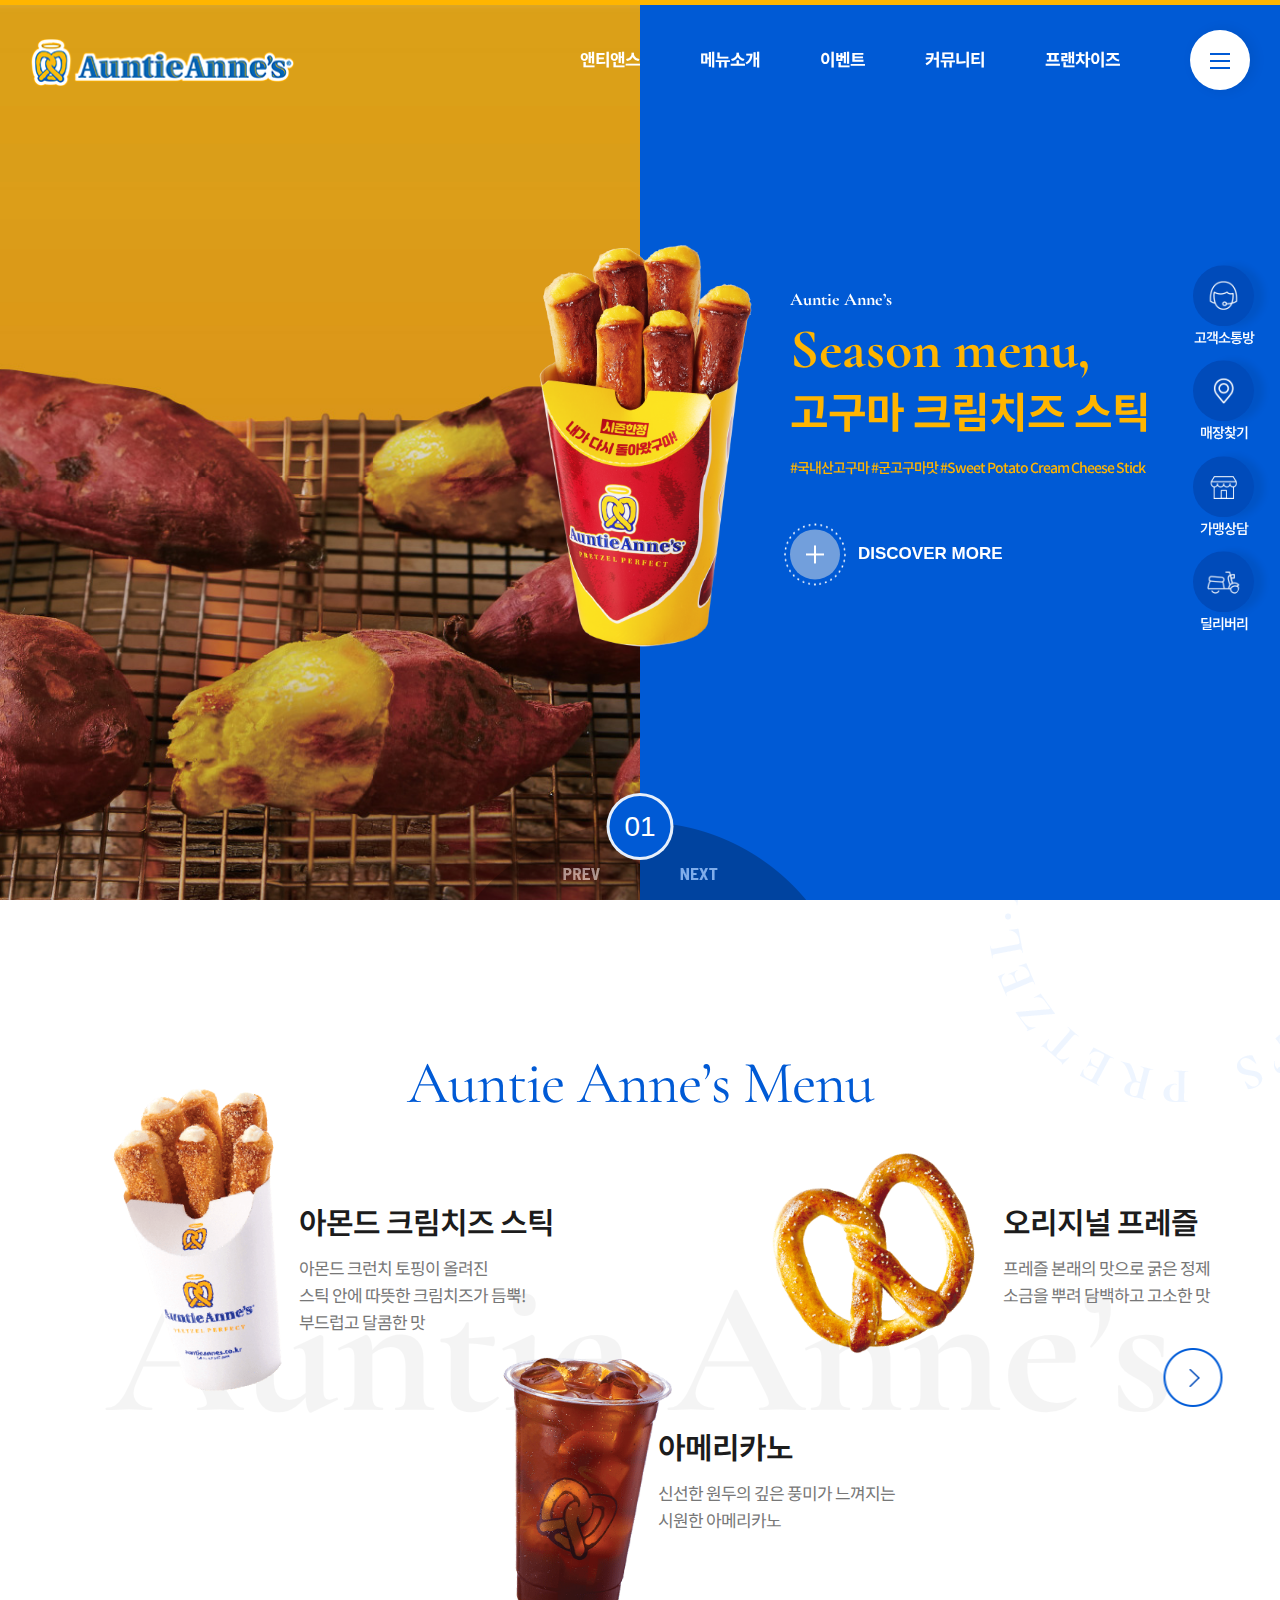
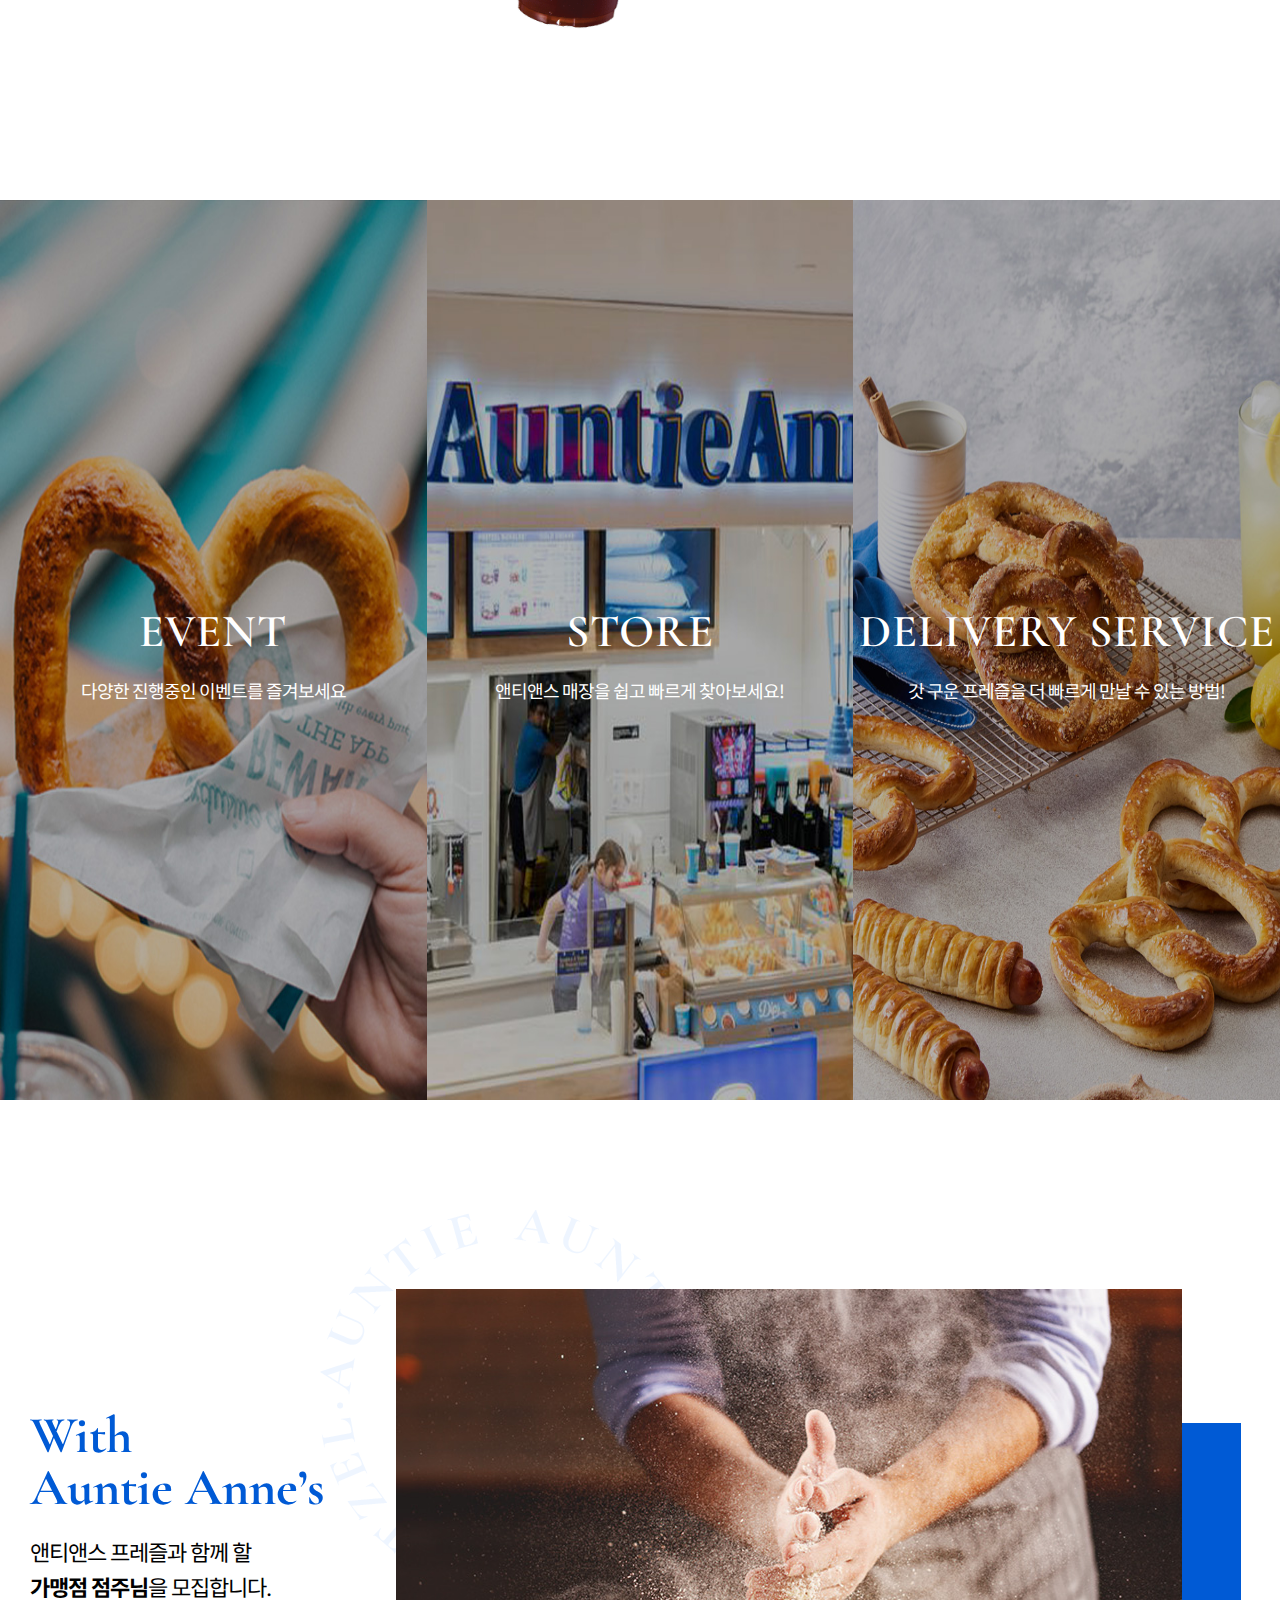
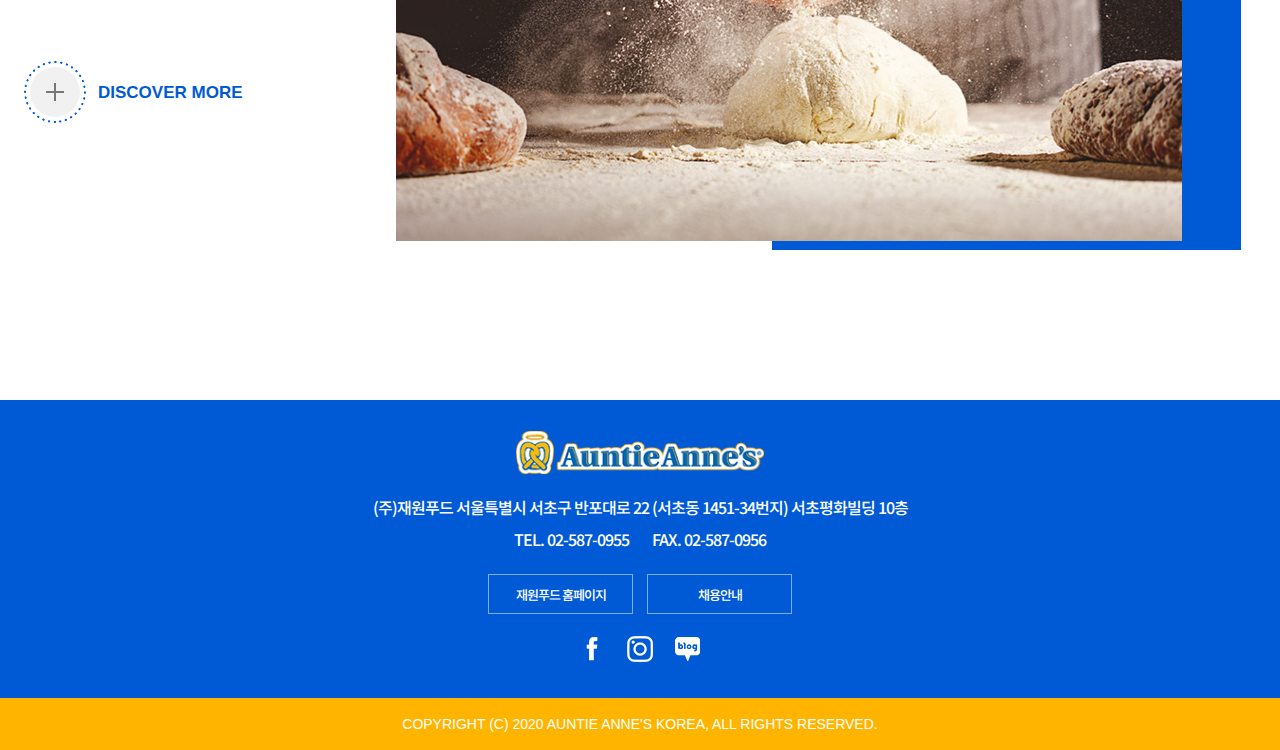
<file: index.html>
<!DOCTYPE html>
<html lang="en">
<head>
  <meta charset="UTF-8">
  <meta name="viewport" content="width=device-width, initial-scale=1.0">
  <title>앤티앤스 프레즐</title>

  <link rel="preconnect" href="https://fonts.gstatic.com">
  <link href="https://fonts.googleapis.com/css2?family=Noto+Sans+KR:wght@400;500;700&display=swap" rel="stylesheet">
  <link href="https://fonts.googleapis.com/css2?family=Cormorant+Garamond:wght@700&display=swap" rel="stylesheet">
  <link href="https://fonts.googleapis.com/css2?family=Barlow+Semi+Condensed:wght@500;700&display=swap" rel="stylesheet">

  <link rel="stylesheet" href="css/common.css" type="text/css">
  <link rel="stylesheet" href="css/index.css" type="text/css">

  <link rel="icon" type="image/png" sizes="16x16" href="favicon_32x32.png">
</head>


<body>

  <header class="none-bg">
    <div class="header-inner">
      <h1 class="main-logo"><a href="index.html"><img src="img/logo.png" alt="앤티앤스 프레즐"></a></h1>
      <nav class="gnb-container">
        <ul class="gnb-wrap">
          <li class="gnb-item"><a href="about.html">앤티앤스</a>
            <div class="gnb-hover-line"></div></li>
          <li class="gnb-item"><a href="#">메뉴소개</a>
            <div class="gnb-hover-line"></div>
            <ul class="gnb-submenu-wrap">
              <li class="gnb-submenu-item"><a href="#">NEW!</a></li>
              <li class="gnb-submenu-item"><a href="#">ALL</a></li>
              <li class="gnb-submenu-item"><a href="#">클래식 프레즐</a></li>
              <li class="gnb-submenu-item"><a href="#">스틱 프레즐</a></li>
              <li class="gnb-submenu-item"><a href="#">핫도그 프레즐</a></li>
              <li class="gnb-submenu-item"><a href="#">딥</a></li>
              <li class="gnb-submenu-item"><a href="#">에이드</a></li>
              <li class="gnb-submenu-item"><a href="#">커피</a></li>
            </ul>
          </li>
          <li class="gnb-item"><a href="#">이벤트</a>
            <div class="gnb-hover-line"></div>
            <ul class="gnb-submenu-wrap">
              <li class="gnb-submenu-item"><a href="#">진행중인 이벤트</a></li>
              <li class="gnb-submenu-item"><a href="#">종료된 이벤트</a></li>
              <li class="gnb-submenu-item"><a href="#">당첨자 발표</a></li>
            </ul>
          </li>
          <li class="gnb-item"><a href="#">커뮤니티</a>
            <div class="gnb-hover-line"></div>
            <ul class="gnb-submenu-wrap">
              <li class="gnb-submenu-item"><a href="#">공지사항</a></li>
              <li class="gnb-submenu-item"><a href="#">고객의 소리</a></li>
              <li class="gnb-submenu-item"><a href="#">문의 답변 확인</a></li>
              <li class="gnb-submenu-item"><a href="#">자주하는 질문</a></li>
              <li class="gnb-submenu-item"><a href="#">제휴/제안</a></li>
            </ul>
          </li>
          <li class="gnb-item"><a href="#">프랜차이즈</a>
            <div class="gnb-hover-line"></div>
            <ul class="gnb-submenu-wrap">
              <li class="gnb-submenu-item"><a href="#">개설조건 및 절차</a></li>
              <li class="gnb-submenu-item"><a href="#">개설 비용 및 안내</a></li>
              <li class="gnb-submenu-item"><a href="#">가맹관련 FAQ</a></li>
              <li class="gnb-submenu-item"><a href="#">가맹 상담 신청</a></li>
            </ul>
          </li>
        </ul>
      </nav>
    </div>
  </header>
  <div class="hamburger-wrap">
    <div class="ham-line-wrap">
    <div class="ham-line ham-line01"></div>
    <div class="ham-line ham-line02-a"></div>
    <div class="ham-line ham-line02-b"></div>
    <div class="ham-line ham-line03"></div>
    </div>
    </div>
  <div class="whole-menu-container">
    <div class="whole-menu-mobile-logo"><img src="img/logo.png" alt="앤티앤스 프레즐"></div>
    <div class="whole-menu-box-wrap">
      <div class="whole-menu-box">
        <ul class="whole-menu-list">
          <p class="whole-menu-title">
            <a href="#">Auntie Anne's<span class="title-hover-line"></span></a>
          </p>
            <div class="whole-menu-item-wrap">
              <li class="whole-menu-item"><a href="about.html#auntie-story">앤티앤스 스토리</a></li>
              <li class="whole-menu-item"><a href="about.html#identity">아이덴티티</a></li>
              <li class="whole-menu-item"><a href="about.html#auntie-history">히스토리</a></li> 
            </div>
        </ul>
      </div>
      <div class="whole-menu-box">
        <ul class="whole-menu-list">
          <p class="whole-menu-title">
            <a href="#">Menu<span class="title-hover-line"></span></a>
          </p>
          <div class="whole-menu-item-wrap auntieannes-menu">
            <div class="pretzel-menu">
              <li class="whole-menu-item"><a href="#">NEW</a></li>
              <li class="whole-menu-item"><a href="#">ALL</a></li>
              <li class="whole-menu-item"><a href="#">클래식 프레즐</a></li>
              <li class="whole-menu-item"><a href="#">스틱 프레즐</a></li>
              <li class="whole-menu-item"><a href="#">핫도그프레즐</a></li>
            </div>
            <div class="etc-menu">
              <li class="whole-menu-item"><a href="#">딥</a></li>
              <li class="whole-menu-item"><a href="#">에이드</a></li>
              <li class="whole-menu-item"><a href="#">커피</a></li>
            </div>
          </div>
        </ul>
      </div>
      <div class="whole-menu-box">
        <ul class="whole-menu-list">
          <p class="whole-menu-title">
            <a href="#">Event<span class="title-hover-line"></span></a>
          </p>
          <div class="whole-menu-item-wrap">
            <li class="whole-menu-item"><a href="#">진행중인 이벤트</a></li>
            <li class="whole-menu-item"><a href="#">종료된 이벤트</a></li>
            <li class="whole-menu-item"><a href="#">당첨자 발표</a></li>
          </div>
        </ul>
      </div>
      <div class="whole-menu-box">
        <ul class="whole-menu-list">
          <p class="whole-menu-title">
            <a href="#">Community<span class="title-hover-line"></span></a>
          </p>
          <div class="whole-menu-item-wrap">
            <li class="whole-menu-item"><a href="#">공지사항</a></li>
            <li class="whole-menu-item"><a href="#">고객소통방</a></li>
          </div>
        </ul>
      </div>
      <div class="whole-menu-box">
        <ul class="whole-menu-list">
          <p class="whole-menu-title">
            <a href="#">Franchise<span class="title-hover-line"></span></a>
            
          </p>
          <div class="whole-menu-item-wrap">
            <li class="whole-menu-item"><a href="#">개설 조건 및 절차</a></li>
            <li class="whole-menu-item"><a href="#">개설 비용 및 안내</a></li>
            <li class="whole-menu-item"><a href="#">가맹 관련 FAQ</a></li>
            <li class="whole-menu-item"><a href="#">가맹 상담 신청</a></li>
          </div>
        </ul>
      </div>
      <div class="whole-menu-box">
        <ul class="whole-menu-list">
          <p class="whole-menu-title">
            <a href="#">Finding Store<span class="title-hover-line"></span></a>
          </p>
          <div class="whole-menu-item-wrap">
            <li class="whole-menu-item"><a href="#">매장찾기</a></li>
            <li class="whole-menu-item"><a href="#">딜리버리 서비스</a></li>
          </div>
        </ul>
      </div>
    </div>
    <ul class="mobile-menu-wrap">
      <li class="mobile-menu-box"><a href="#"><img src="img/mobile_menu_customer.png" alt="">고객소통방</a></li>
      <li class="mobile-menu-box"><a href="#"><img src="img/mobile_menu_location.png" alt="">매장찾기</a></li>
      <li class="mobile-menu-box"><a href="#"><img src="img/mobile_menu_franchise.png" alt="">가맹상담</a></li>
      <li class="mobile-menu-box"><a href="#"><img src="img/mobile_menu_delivery.png" alt="">딜리버리</a></li>
    </ul>
    <div class="whole-menu-rightside">
      <div class="rightside-info-wrap">
        <div class="address-wrap">
          <p class="right-side-title address-title">Address</p>
            <p class="right-side-txt address-txt">(주)재원푸드 서울특별시 서초구 반포대로 22<br/>
            (서초동 1451-34번지) 서초평화빌딩 10층</p>
        </div>
        <div class="contact-wrap">
          <p class="right-side-title contact-title">Contact</p>
            <p class="right-side-txt contact-txt">Tel. 02. 587. 0955<br/>
              Fax. 02. 587. 0956</p>
        </div>
        <ul class="sns-icon-wrap">
          <li class="sns-icon"><a href="#"><img src="img/icon_sns_facebook.png" alt="앤티앤스 페이스북"></a></li>
          <li class="sns-icon"><a href="#"><img src="img/icon_sns_instagram.png" alt="앤티앤스 인스타그램"></a></li>
          <li class="sns-icon"><a href="#"><img src="img/icon_sns_naverBlog.png" alt="앤티앤스 네이버 블로그"></a></li>
        </ul>
      </div>
    </div>
  </div>


  <main>
    <section id="section01" data-anchor="01">
      <div class="section01_container">
        <div class="main_slide_img_wrap">
          <div class="main_slide_img_item"></div>
          <div class="main_slide_img_item"></div>
          <div class="main_slide_img_item"></div>
        </div>
        <div class="main_slide_center_menu">
          <div class="main_center_menu_item">
            <img src="img/landing_slide_menu_1.png">
          </div>
          <div class="main_center_menu_item">
            <img src="img/landing_slide_menu_2.png">
          </div>
          <div class="main_center_menu_item">
            <img src="img/landing_slide_menu_3.png">
          </div>
        </div>
        <div class="main_slide_text_wrap">
          <div class="main_slide_text_item">
            <div class="main_slide_text_logo"><span>Auntie Anne’s</span></div>
            <div class="main_slide_text_title eng"><span>Season menu,</span></div>
            <div class="main_slide_text_title kor"><span>고구마 크림치즈 스틱</span></div>
            <div class="main_slide_text_desc"><span>#국내산고구마 #군고구마맛 #Sweet Potato Cream Cheese Stick</span></div>
            <div class="discover_more_btn_wrap slide_discover_btn">
              <a href="#">
                <div class="plus_animation_btn">
                  <div class="plus_bar"></div>
                  <div class="plus_bar"></div>
                </div>
                <div class="discover_more_text">DISCOVER MORE</div>
              </a>
            </div>
          </div>
          <div class="main_slide_text_item">
            <div class="main_slide_text_logo"><span>Auntie Anne’s</span></div>
            <div class="main_slide_text_title eng"><span>Season menu,</span></div>
            <div class="main_slide_text_title kor"><span>복숭아 티에이드</span></div>
            <div class="main_slide_text_desc"><span>#프리미엄 #얼그레이 #달콤 복숭아 #코코넛 젤리 #블렌딩 티</span></div>
            <div class="discover_more_btn_wrap slide_discover_btn">
              <a href="#">
                <div class="plus_animation_btn">
                  <div class="plus_bar"></div>
                  <div class="plus_bar"></div>
                </div>
                <div class="discover_more_text">DISCOVER MORE</div>
              </a>
            </div>
          </div>
          <div class="main_slide_text_item">
            <div class="main_slide_text_logo"><span>Franchise</span></div>
            <div class="main_slide_text_title eng"><span>With</span></div>
            <div class="main_slide_text_title eng"><span>Auntie Anne’s</span></div>
            <div class="main_slide_text_desc"><span>앤티앤스 프레즐과 함께 할 가맹점 점주님을 모집합니다.</spa></div>
            <div class="discover_more_btn_wrap slide_discover_btn">
              <a href="#">
                <div class="plus_animation_btn">
                  <div class="plus_bar"></div>
                  <div class="plus_bar"></div>
                </div>
                <div class="discover_more_text">DISCOVER MORE</div>
              </a>
            </div>
          </div>
        </div>
        <div class="prev_next_btn_wrap">
          <button class="main_slide_btn prev"></button>
          <button class="main_slide_btn next"></button>
          <button class="main_slide_pagination">01</button>
        </div>
        <div class="main_autoplay_progressbar">
          <div class="progressbar"></div>
          <div class="progressbar"></div>
          <div class="progressbar"></div>
        </div>
        <div class="main_iconfix">
          <ul class="iconfix_wrap">
            <li class="iconfix_item"><a href="#"><img src="img/mobile_menu_customer.png"><span>고객소통방</span></a></li>
            <li class="iconfix_item"><a href="#"><img src="img/mobile_menu_location.png"><span>매장찾기</span></a></li>
            <li class="iconfix_item"><a href="#"><img src="img/mobile_menu_franchise.png"><span>가맹상담</span></a></li>
            <li class="iconfix_item"><a href="#"><img src="img/mobile_menu_delivery.png"><span>딜리버리</span></a></li>
          </ul>
        </div>
      </div>

      <div class="section01_m_container">
        <ul class="m_slide_wrap">

          <li class="m_slide_item">
            <div class="m_slide_text_wrap">
              <div class="m_slide_text_title eng"><span>Season menu,</span></div>
              <div class="m_slide_text_title kor"><span>고구마 크림치즈 스틱</span></div>
              <div class="m_slide_text_desc"><span>#국내산고구마 #군고구마맛 #Sweet Potato Cream Cheese Stick</span></div>
            </div>
            <figure class="m_slide_menu_img">
              <img src="./img/landing_slide_menu_1.png" alt="sweetpotato">
            </figure>
          </li>

          <li class="m_slide_item">
            <div class="m_slide_text_wrap">
              <div class="m_slide_text_title eng"><span>Season menu,</span></div>
                <div class="m_slide_text_title kor"><span>복숭아 티에이드</span></div>
                <div class="m_slide_text_desc"><span>#프리미엄 #얼그레이 #달콤 복숭아 #코코넛 젤리 #블렌딩 티</span></div>
            </div>
            <figure class="m_slide_menu_img">
              <img src="./img/landing_slide_menu_2.png" alt="">
            </figure>
          </li>

          <li class="m_slide_item">
            <div class="m_slide_text_wrap">
              <div class="m_slide_text_title eng"><span>With</span></div>
                <div class="m_slide_text_title eng"><span>Auntie Anne’s</span></div>
                <div class="m_slide_text_desc"><span>앤티앤스 프레즐과 함께 할 가맹점 점주님을 모집합니다.</span></div>
            </div>
            <figure class="m_slide_menu_img">
              <img src="./img/landing_slide_menu_3.png" alt="original">
            </figure>
          </li>

        </ul>

        <div class="m_prev_next_btn">
          <div class="m_prev_btn">‹</div>
          <div class="m_next_btn">›</div>
        </div>

        <div class="m_num_index">
          <div class="m_num_index_item">1</div>
          <div class="m_num_index_item">2</div>
          <div class="m_num_index_item">3</div>
        </div>

      </div>
    </section>

    <section id="section02" data-anchor="02">
      <div class="section02_container">
        <figure class="bg_spin_logo">
          <img src="img/section02_spin_logo.png" alt="logo">
        </figure>

        <h2 class="section02_title">Auntie Anne’s Menu</h2>

        <div class="section02_bg_title">Auntie Anne’s</div>

        <div class="section02_slide_container">
          <div class="section02_slide_wrap menu_slide_1">
            <div class="section02_menu_item almonde">
              <figure class="section02_menu_img_box">
                <img src="./img/product01.png" alt="almonde">
                <img src="./img/product01_hover.png" alt="almonde">
              </figure>
              <div class="section02_menu_text">
                <h3>아몬드 크림치즈 스틱</h3>
                <p>
                  아몬드 크런치 토핑이 올려진 <br>
                  스틱 안에 따뜻한 크림치즈가 듬뿍! <br>
                  부드럽고 달콤한 맛
                </p>
              </div>
            </div>
            <div class="section02_menu_item americano">
              <figure class="section02_menu_img_box rotate_reverse">
                <img src="./img/product02.png" alt="americano">
                <img src="./img/product02_hover.png" alt="americano">
              </figure>
              <div class="section02_menu_text">
                <h3>아메리카노</h3>
                <p>
                  신선한 원두의 깊은 풍미가 느껴지는<br>
                  시원한 아메리카노
                </p>
              </div>
            </div>
            <div class="section02_menu_item original">
              <figure class="section02_menu_img_box">
                <img src="./img/product03.png" alt="original">
                <img src="./img/product03_hover.png" alt="original">
              </figure>
              <div class="section02_menu_text">
                <h3>오리지널 프레즐</h3>
                <p>
                  프레즐 본래의 맛으로 굵은 정제 <br>
                  소금을 뿌려 담백하고 고소한 맛
                </p>
              </div>
            </div>
          </div>

          <div class="section02_slide_wrap menu_slide_2">
            <div class="section02_menu_item pepperoni">
              <figure class="section02_menu_img_box">
                <img src="./img/product04.png" alt="pepperoni">
                <img src="./img/product04_hover.png" alt="pepperoni">
              </figure>
              <div class="section02_menu_text">
                <h3>페페로니 프레즐</h3>
                <p>
                  페페로니 햄과 치즈가 <br> 어우러져 짭쪼릅한 맛
                </p>
              </div>
            </div>
            <div class="section02_menu_item hotdog">
              <figure class="section02_menu_img_box rotate_reverse">
                <img src="./img/product05.png" alt="hotdog">
                <img src="./img/product05_hover.png" alt="hotdog">
              </figure>
              <div class="section02_menu_text">
                <h3>할라피뇨 치즈 핫도그</h3>
                <p>
                  치즈와 할라피뇨가 어우러져<br> 짭짤하고 매콤한 맛
                </p>
              </div>
            </div>
            <div class="section02_menu_item onion">
              <figure class="section02_menu_img_box">
                <img src="./img/product06.png" alt="onion">
                <img src="./img/product06_hover.png" alt="onion">
              </figure>
              <div class="section02_menu_text">
                <h3>어니언 스틱</h3>
                <p>
                  Sour Cream&Onion가루를 토핑하여 <br> 새콤달콤하고 짭쪼릅한 맛의 스틱
                </p>
              </div>
            </div>
          </div>

          <button class="section02_slide_next_btn">
            <img src="./img/next-btn.png" alt="slide_button">
          </button>
        </div>



      </div>
    </section>

    <section id="section03" data-anchor="03">
      <div class="section03_container">
        <div class="section03_card event">
          <div class="section03_text">
            <h3>event</h3>
            <p>다양한 진행중인 이벤트를 즐겨보세요</p>
          </div>
          <picture class="section03_img_box">
            <source srcset="./img/section03_event_m.jpg" alt="event" media="(max-width: 420px)">
            <img src="./img/section03_event.jpg" alt="event">
          </picture>
        </div>
        <div class="section03_card store">
          <div class="section03_text">
            <h3>store</h3>
            <p>앤티앤스 매장을 쉽고 빠르게 찾아보세요!</p>
          </div>
          <picture class="section03_img_box">
            <source srcset="./img/section03_store_m.jpg" alt="store" media="(max-width: 420px)">
            <img src="./img/section03_store.jpg" alt="store">
          </picture>
        </div>
        <div class="section03_card delivery">
          <div class="section03_text">
            <h3>DELIVERY SERVICE</h3>
            <p>갓 구운 프레즐을 더 빠르게 만날 수 있는 방법!</p>
          </div>
          <picture class="section03_img_box">
            <source srcset="./img/section03_delivery_m.jpg" alt="delivery" media="(max-width: 420px)">
            <img src="./img/section03_delivery.jpg" alt="delivery">
          </picture>
        </div>
      </div>
    </section>

    <section id="section04" data-anchor="04">
      <div class="section04_container">
        <div class="section04_text_item">
          <h3>With <br>Auntie Anne’s</h3>
          <p>앤티앤스 프레즐과 함께 할 <br><b>가맹점 점주님</b>을 모집합니다.</p>
          <div class="discover_more_btn_wrap">
            <a href="#">
              <div class="plus_animation_btn">
                <div class="plus_bar"></div>
                <div class="plus_bar"></div>
              </div>
              <div class="discover_more_text">DISCOVER MORE</div>
            </a>
          </div>
        </div>
        <div class="section04_caption_img_box">
          <figure class="section04_bg_spin_logo">
            <img src="img/section02_spin_logo.png" alt="logo">
          </figure>
          <figure class="section04_caption_img">
            <div class="section04_blue_box"></div>
          </figure>
        </div>
        <button class="arrow_btn"><a>가맹 상담 신청 <img src="./img/btn-arrow.png"></a></button>
      </div>
    </section>
  </main>

  <footer>
    <div class="footer_container">
      <div class="footer_wrap">
        <a class="footer_logo" href="index.html"><img src="img/logo.png" alt="logo"></a>
        <p class="footer_info">(주)재원푸드 <br>서울특별시 서초구 반포대로 22 (서초동 1451-34번지) 서초평화빌딩 10층</p>
        <p class="footer_contact">
          <span>TEL. 02-587-0955</span>
          <span>FAX. 02-587-0956</span>
        </p>
        <div class="footer_link_btn">
          <a href="#">재원푸드 홈페이지</a>
          <a href="#">채용안내</a>
        </div>
        <ul class="footer_social">
          <li><a href="#"><img src="img/icon_sns_facebook.png" alt="facebook"></a></li>
          <li><a href="#"><img src="img/icon_sns_instagram.png" alt="instagram"></a></li>
          <li><a href="#"><img src="img/icon_sns_naverBlog.png" alt="naverblog"></a></li>
        </ul>
      </div>
      <p class="footer_copy">COPYRIGHT (C) 2020 AUNTIE ANNE'S KOREA, ALL RIGHTS RESERVED.</p>
    </div>
    <a class="top_btn" href="#">
      <img src="img/icon_topbtn.png">
      <span><b>TOP</b></span>
    </a>
  </footer>



  <script src="js/common.js"></script>
  <script src="js/index.js"></script>
  <!-- <script src="js/index.js"></script> -->
  
</body>
</html>
</file>
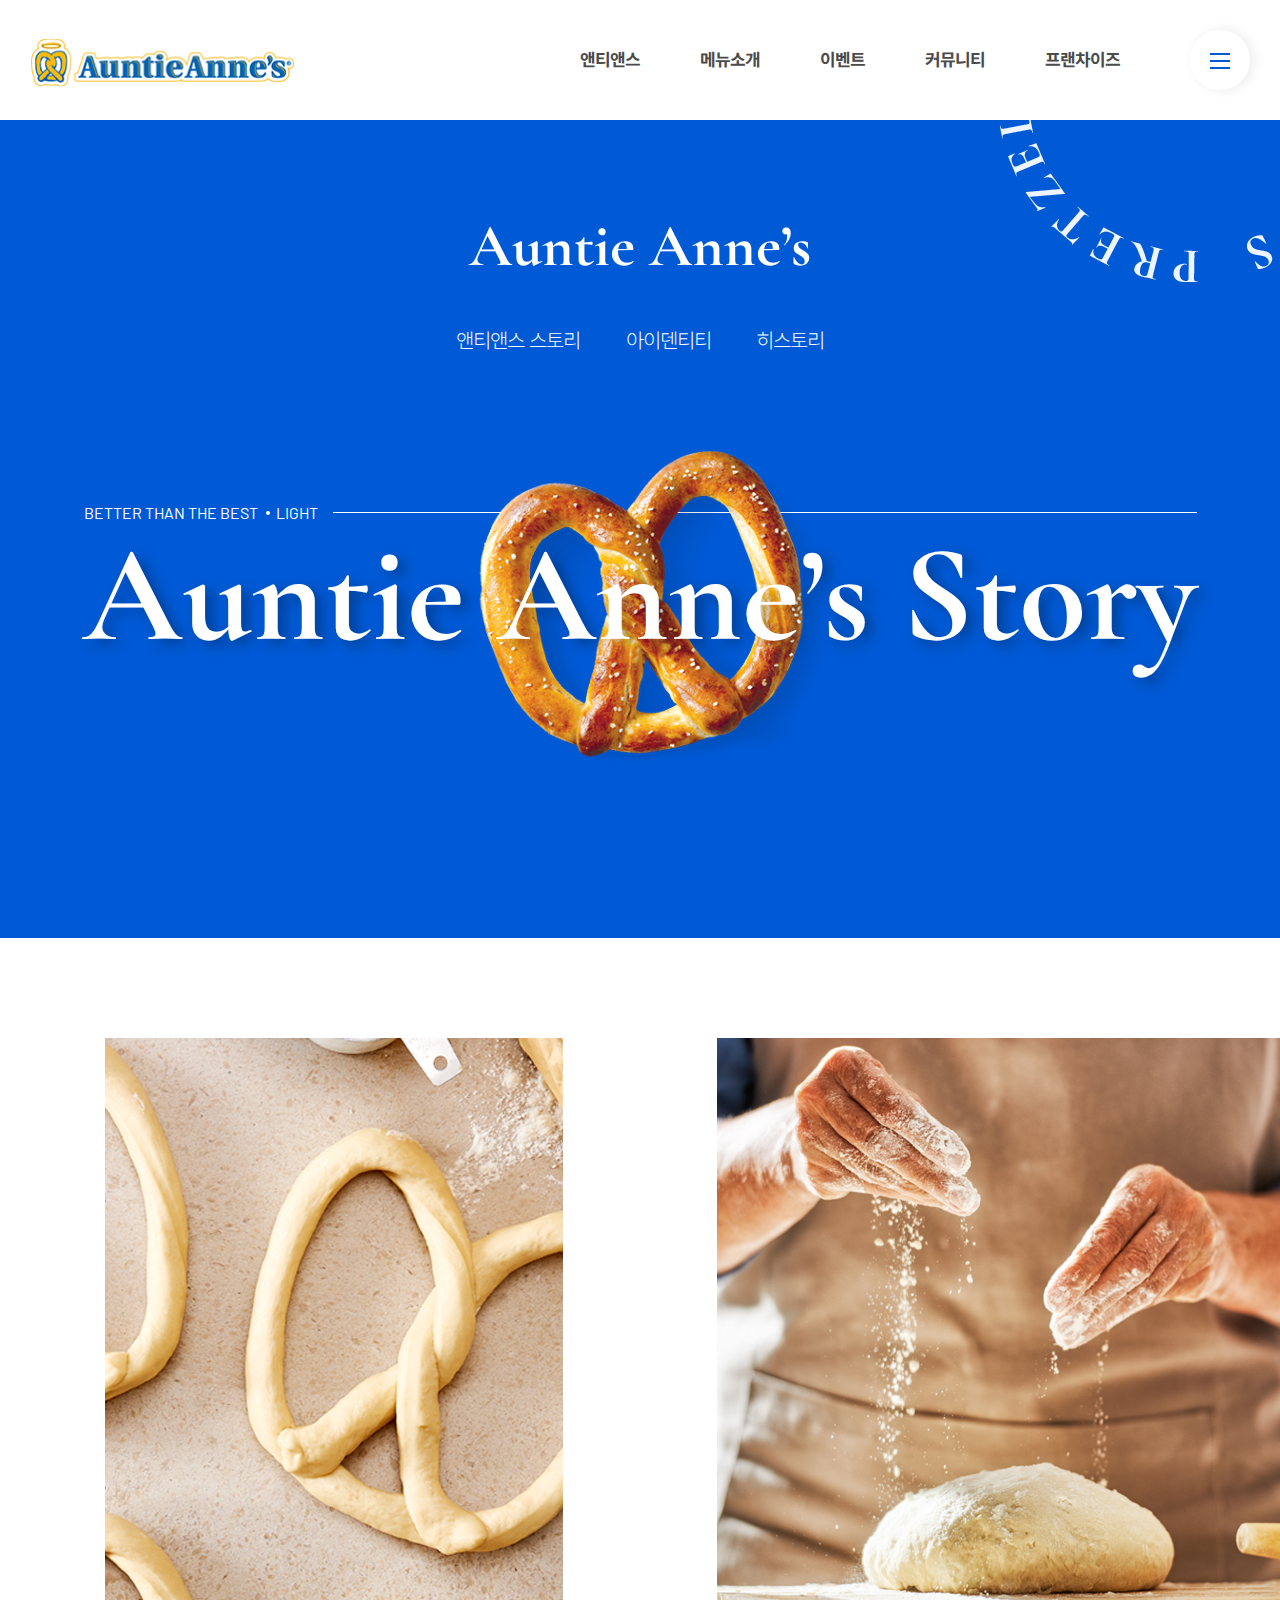
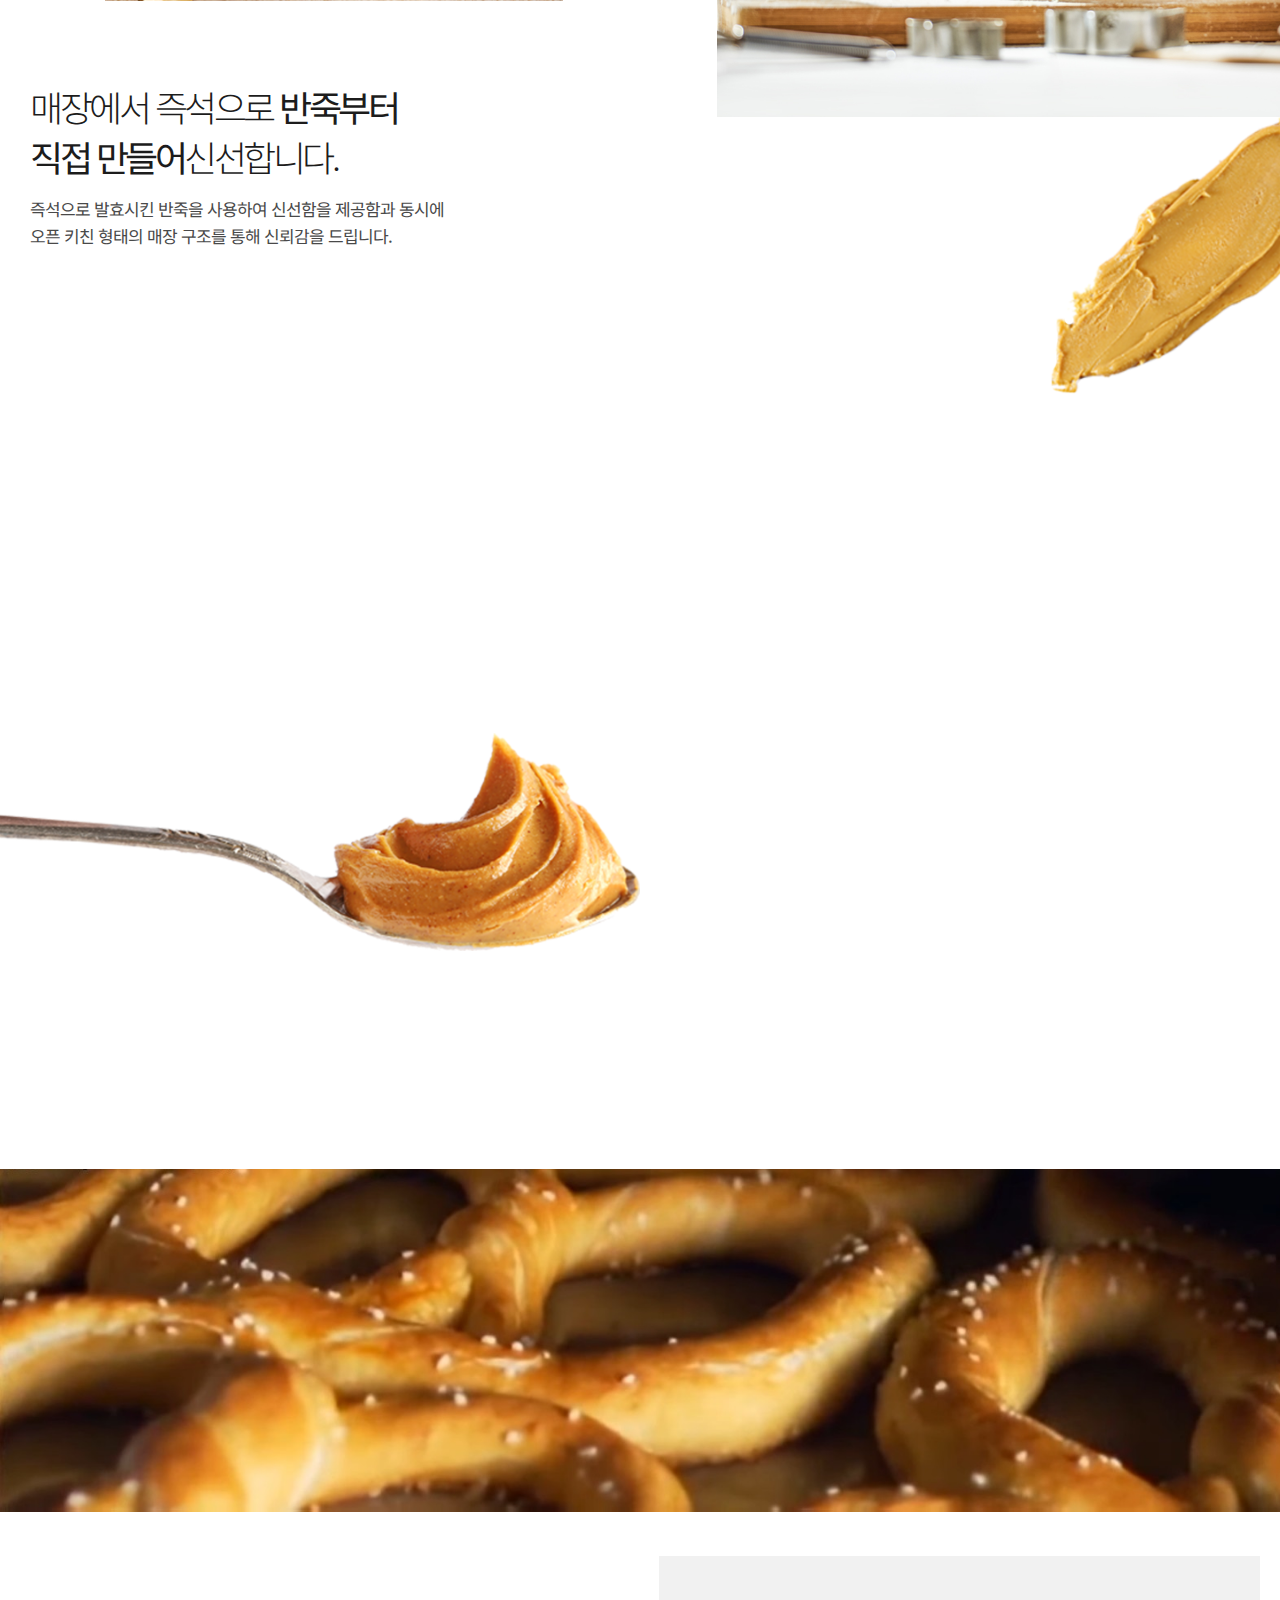
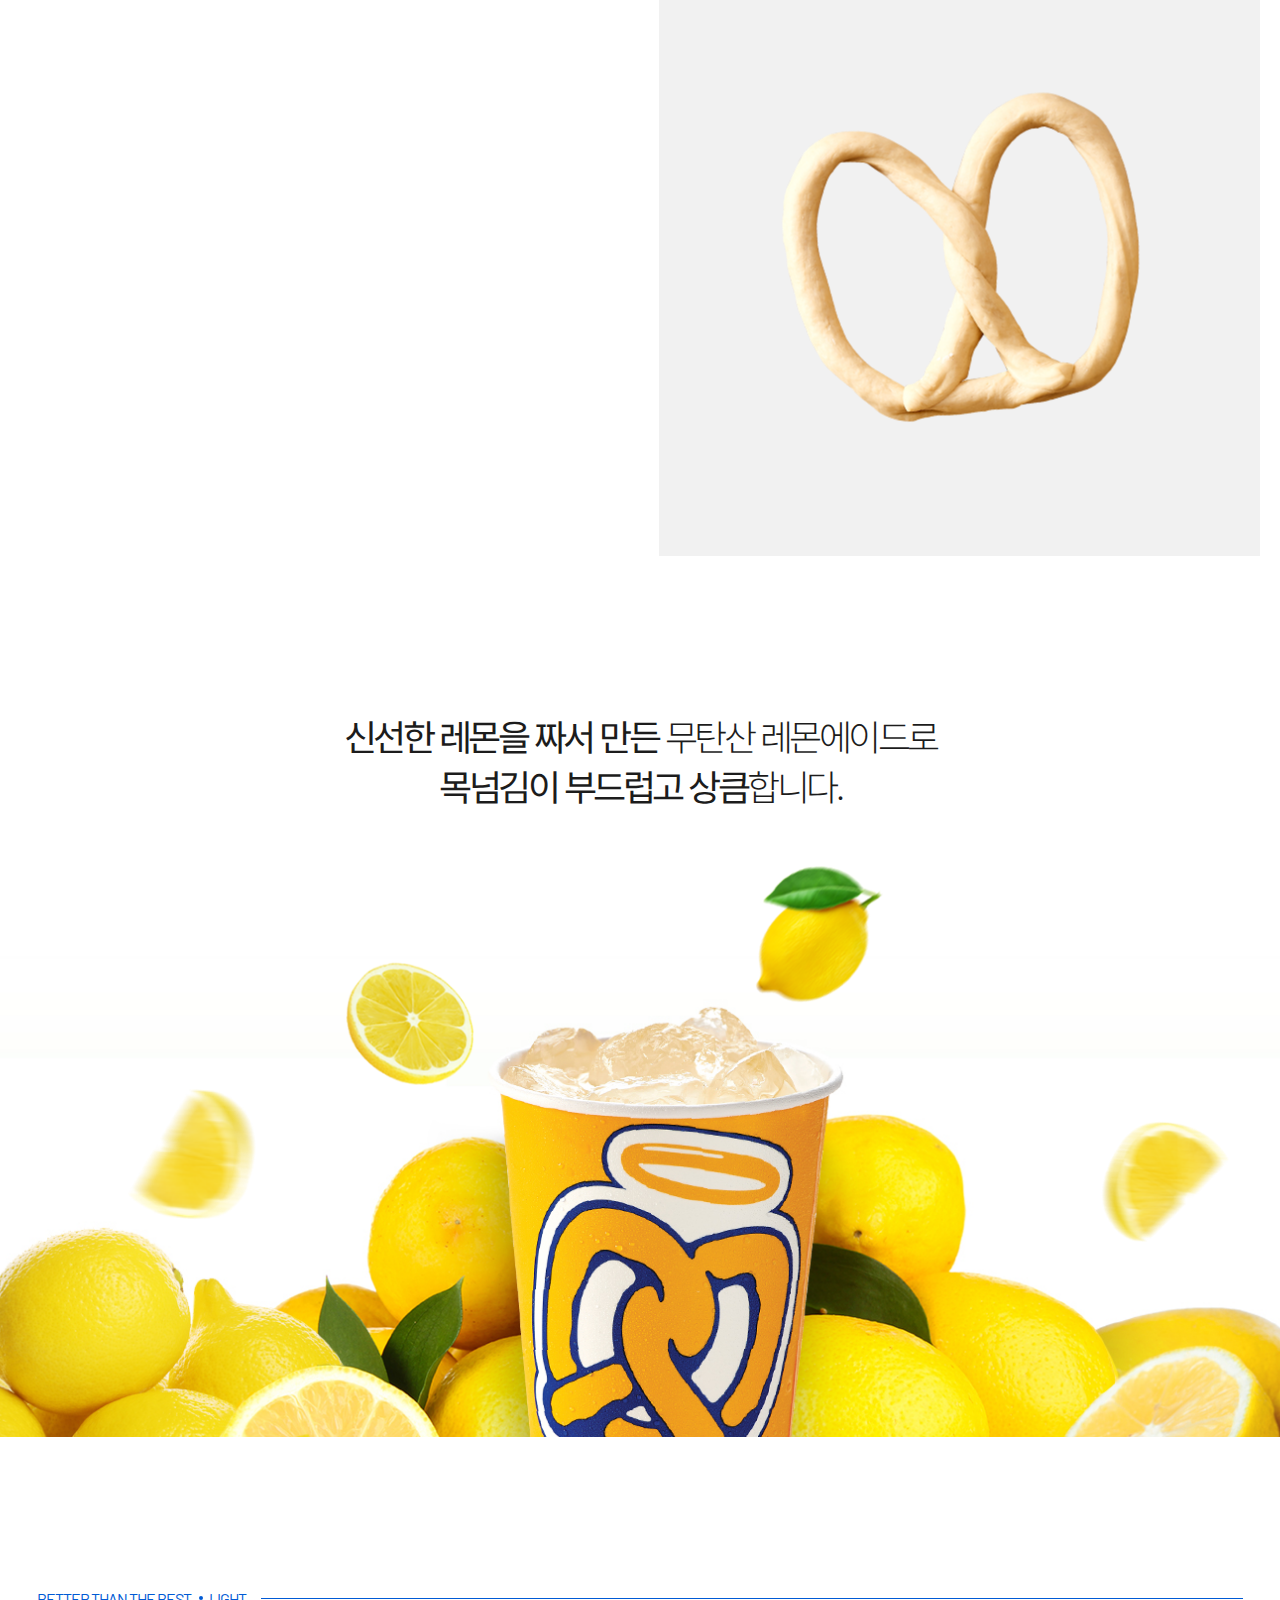
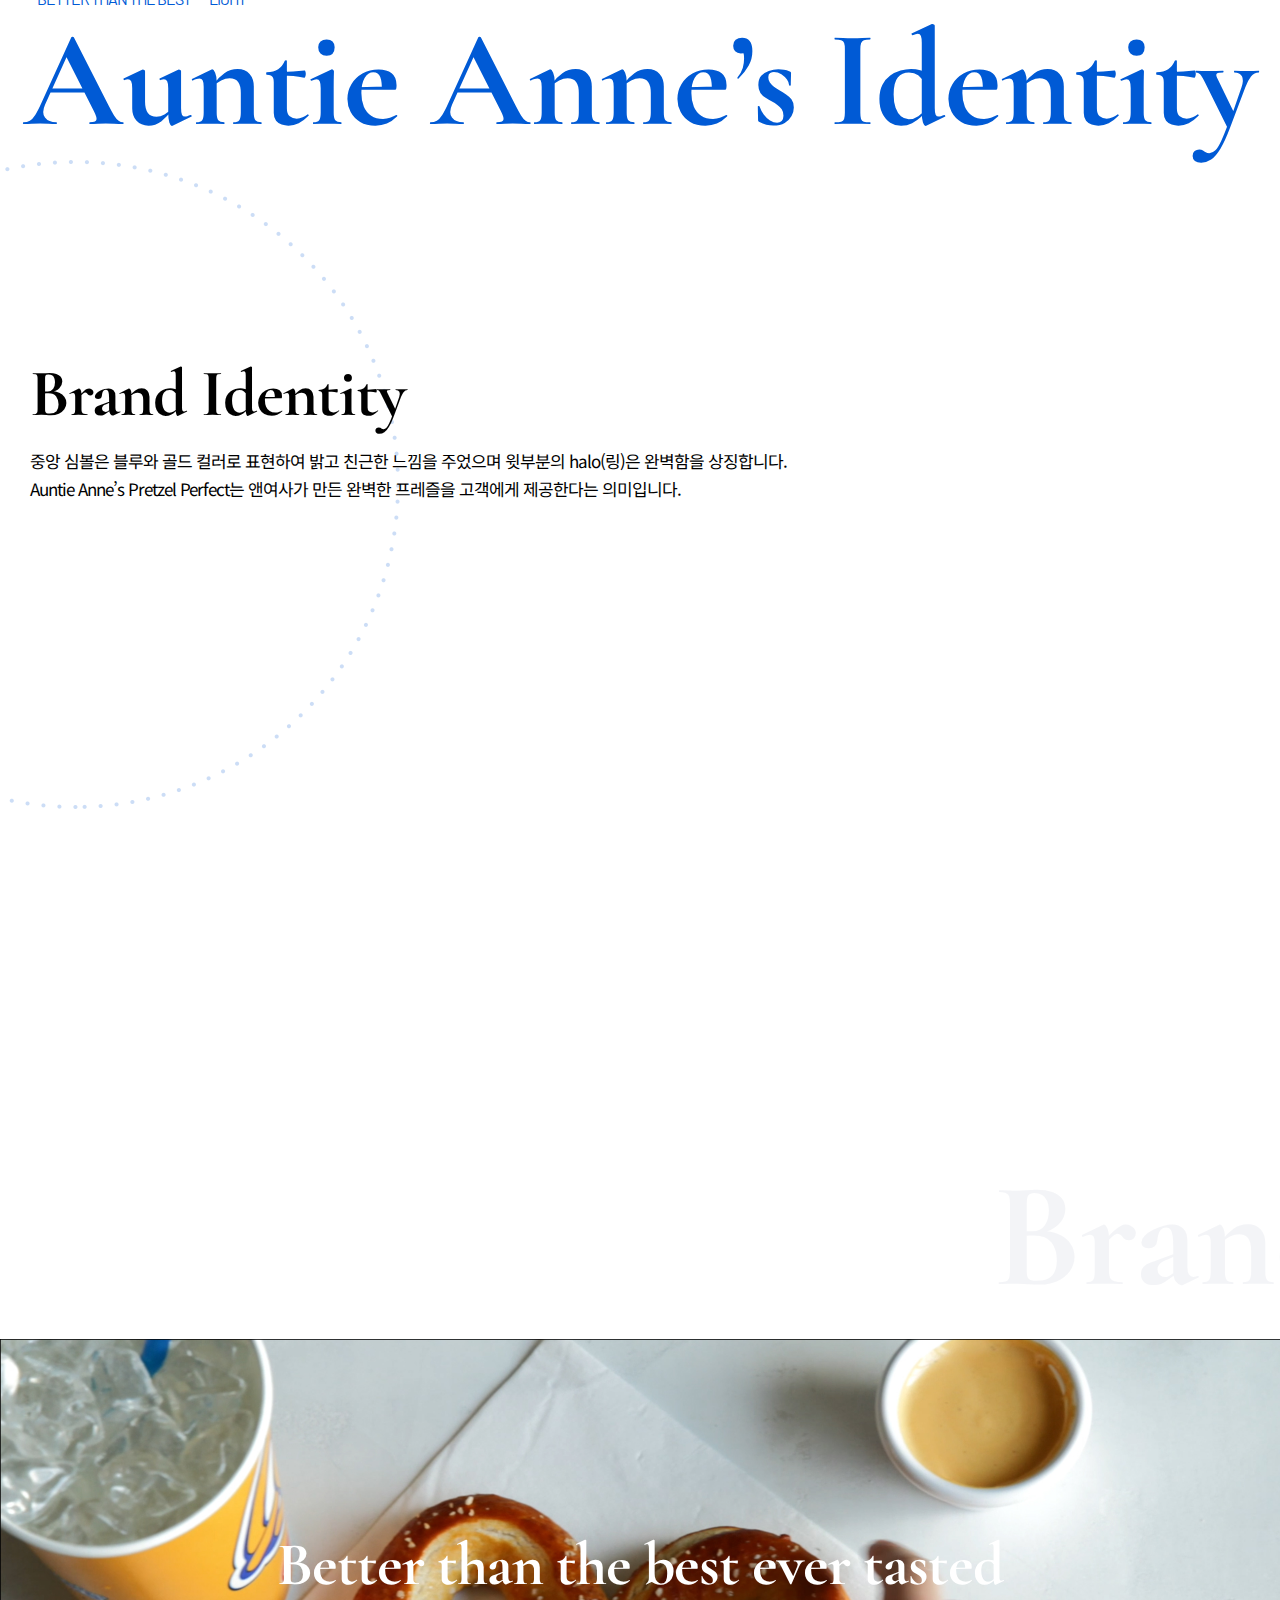
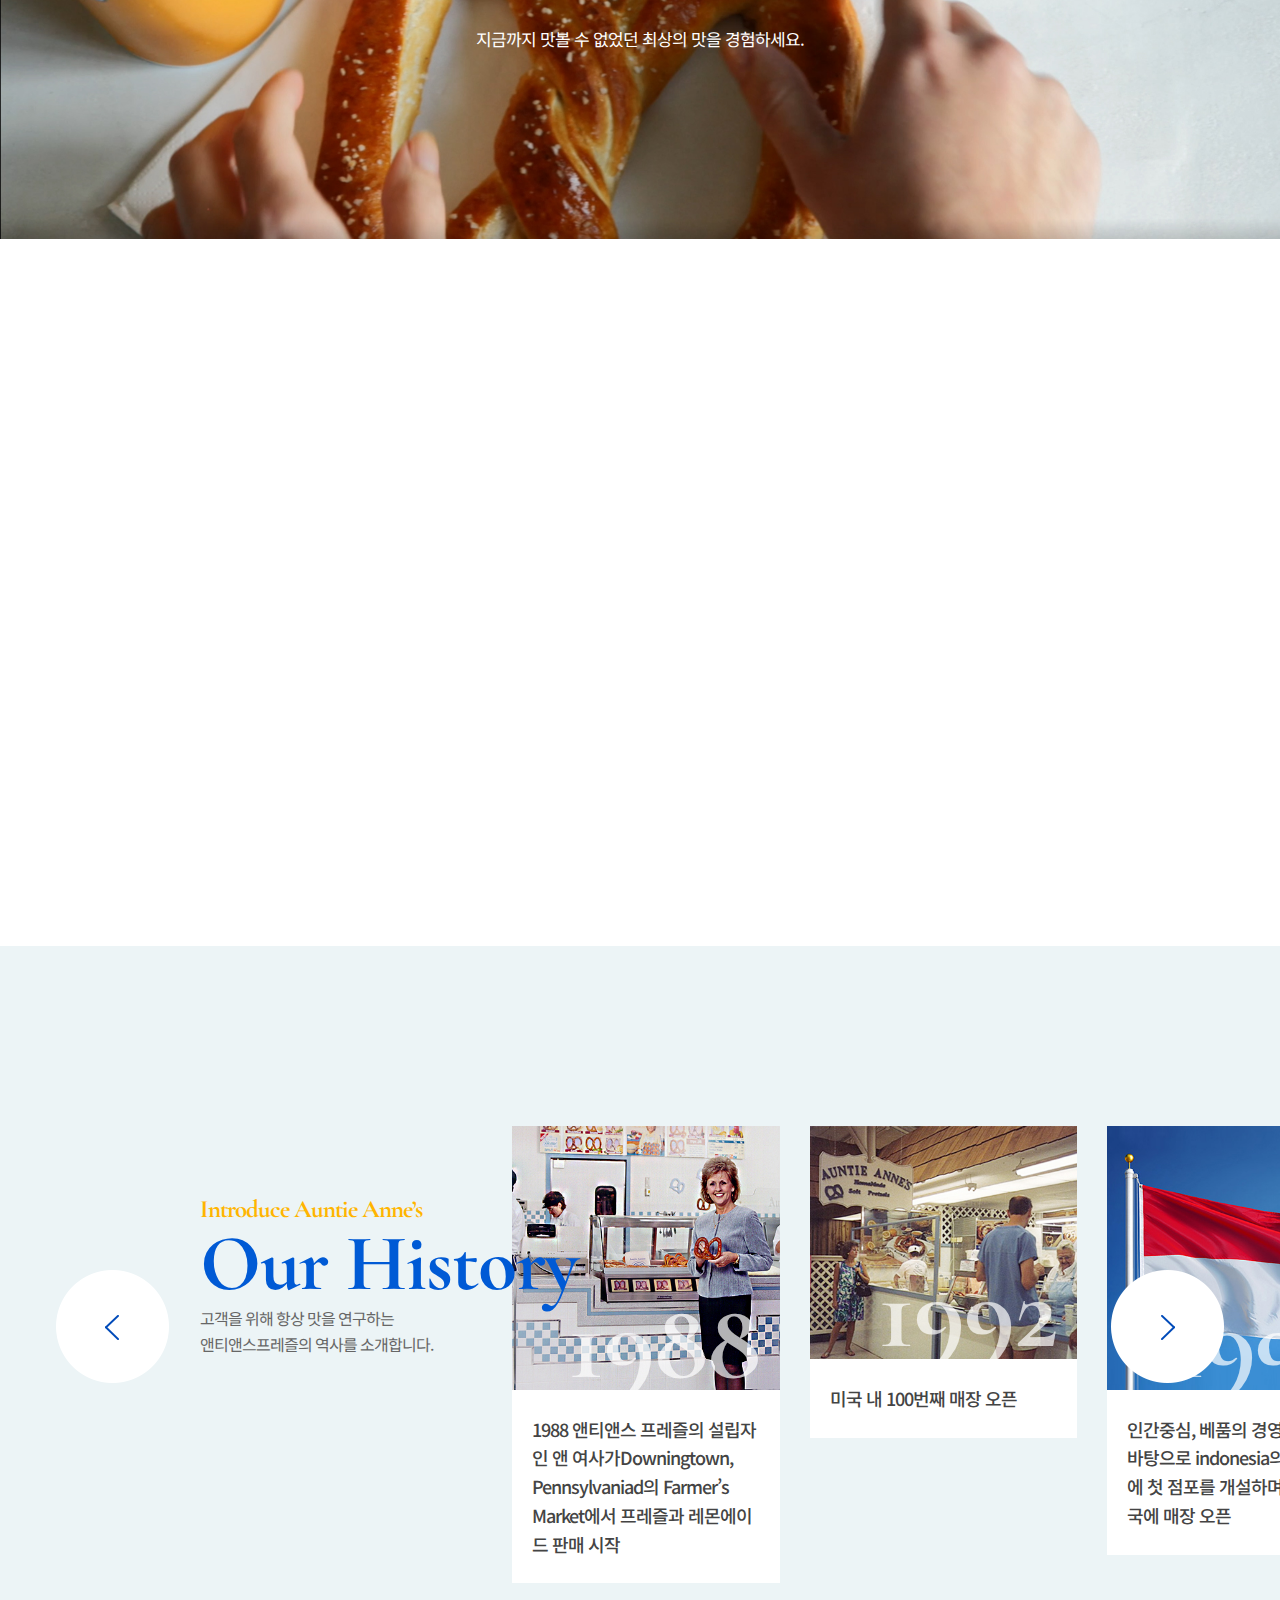
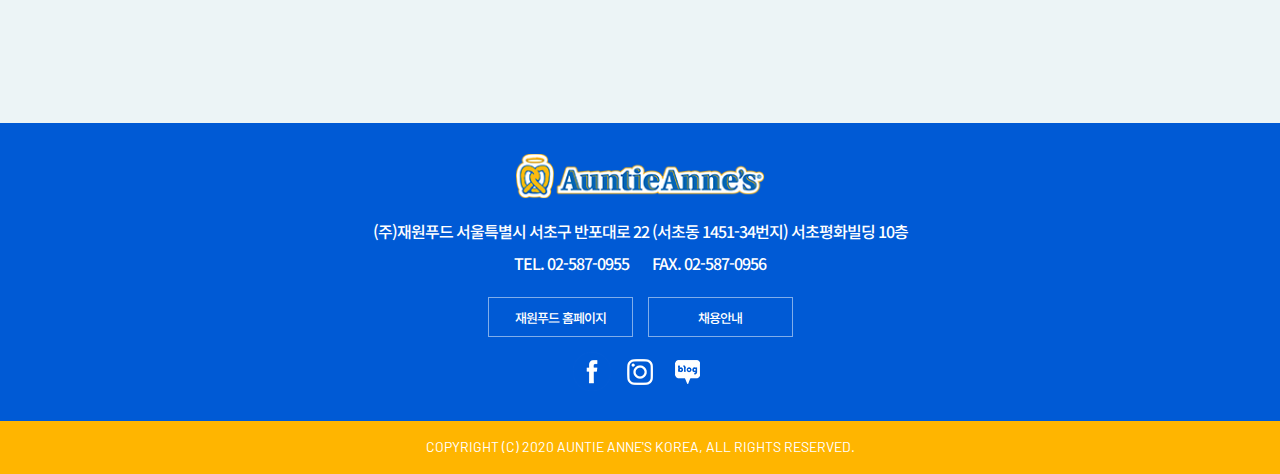
<file: about.html>
<!DOCTYPE html>
<html lang="ko">
<head>
  <meta charset="UTF-8">
  <meta name="viewport" content="width=device-width, initial-scale=1.0">
  <meta name="viewport" content="user-scalable=no, width=device-width, initial-scale=1, maximum-scale=1.0, minimum-scale=1.0">
  <meta name="format-detection" content="telephone=no">
  <meta property="og:image" content="http://www.auntieannes.co.kr/img/logo.png" />
  <link rel="icon" href="img/favicon_32x32.png" type="image/png">
  <title>앤티앤스 프레즐</title>
  <link rel="preconnect" href="https://fonts.gstatic.com">
  <link href="https://fonts.googleapis.com/css2?family=Noto+Sans+KR:wght@300;400;500;700&display=swap" rel="stylesheet">
  <link href="https://fonts.googleapis.com/css2?family=Cormorant+Garamond:wght@300;500;700&display=swap" rel="stylesheet">
  <link href="https://fonts.googleapis.com/css2?family=Barlow:wght@300;500;700&display=swap" rel="stylesheet">

  <link rel="stylesheet" href="css/common.css" type="text/css">
  <link rel="stylesheet" href="css/about.css" type="text/css">
</head>
<body>
  <p class="skip-menu"><a href="#about-wrap">본문 바로가기</a></p>
  <header>
    <div class="header-inner">
      <h1 class="main-logo"><a href="index.html"><img src="img/logo.png" alt="앤티앤스 프레즐"></a></h1>
      <nav class="gnb-container">
        <ul class="gnb-wrap">
          <li class="gnb-item"><a href="about.html">앤티앤스</a>
            <div class="gnb-hover-line"></div></li>
          <li class="gnb-item"><a href="#">메뉴소개</a>
            <div class="gnb-hover-line"></div>
            <ul class="gnb-submenu-wrap">
              <li class="gnb-submenu-item"><a href="#">NEW!</a></li>
              <li class="gnb-submenu-item"><a href="#">ALL</a></li>
              <li class="gnb-submenu-item"><a href="#">클래식 프레즐</a></li>
              <li class="gnb-submenu-item"><a href="#">스틱 프레즐</a></li>
              <li class="gnb-submenu-item"><a href="#">핫도그 프레즐</a></li>
              <li class="gnb-submenu-item"><a href="#">딥</a></li>
              <li class="gnb-submenu-item"><a href="#">에이드</a></li>
              <li class="gnb-submenu-item"><a href="#">커피</a></li>
            </ul>
          </li>
          <li class="gnb-item"><a href="#">이벤트</a>
            <div class="gnb-hover-line"></div>
            <ul class="gnb-submenu-wrap">
              <li class="gnb-submenu-item"><a href="#">진행중인 이벤트</a></li>
              <li class="gnb-submenu-item"><a href="#">종료된 이벤트</a></li>
              <li class="gnb-submenu-item"><a href="#">당첨자 발표</a></li>
            </ul>
          </li>
          <li class="gnb-item"><a href="#">커뮤니티</a>
            <div class="gnb-hover-line"></div>
            <ul class="gnb-submenu-wrap">
              <li class="gnb-submenu-item"><a href="#">공지사항</a></li>
              <li class="gnb-submenu-item"><a href="#">고객의 소리</a></li>
              <li class="gnb-submenu-item"><a href="#">문의 답변 확인</a></li>
              <li class="gnb-submenu-item"><a href="#">자주하는 질문</a></li>
              <li class="gnb-submenu-item"><a href="#">제휴/제안</a></li>
            </ul>
          </li>
          <li class="gnb-item"><a href="#">프랜차이즈</a>
            <div class="gnb-hover-line"></div>
            <ul class="gnb-submenu-wrap">
              <li class="gnb-submenu-item"><a href="#">개설조건 및 절차</a></li>
              <li class="gnb-submenu-item"><a href="#">개설 비용 및 안내</a></li>
              <li class="gnb-submenu-item"><a href="#">가맹관련 FAQ</a></li>
              <li class="gnb-submenu-item"><a href="#">가맹 상담 신청</a></li>
            </ul>
          </li>
        </ul>
      </nav>
    </div>
  </header>
  <div class="hamburger-wrap">
    <div class="ham-line-wrap">
    <div class="ham-line ham-line01"></div>
    <div class="ham-line ham-line02-a"></div>
    <div class="ham-line ham-line02-b"></div>
    <div class="ham-line ham-line03"></div>
    </div>
    </div>
  <div class="whole-menu-container">
    <div class="whole-menu-mobile-logo"><img src="img/logo.png" alt="앤티앤스 프레즐"></div>
    <div class="whole-menu-box-wrap">
      <div class="whole-menu-box">
        <ul class="whole-menu-list">
          <p class="whole-menu-title">
            <a href="#">Auntie Anne's<span class="title-hover-line"></span></a>
          </p>
            <div class="whole-menu-item-wrap">
              <li class="whole-menu-item"><a href="#auntie-story">앤티앤스 스토리</a></li>
              <li class="whole-menu-item"><a href="#identity">아이덴티티</a></li>
              <li class="whole-menu-item"><a href="#auntie-history">히스토리</a></li> 
            </div>
        </ul>
      </div>
      <div class="whole-menu-box">
        <ul class="whole-menu-list">
          <p class="whole-menu-title">
            <a href="#">Menu<span class="title-hover-line"></span></a>
          </p>
          <div class="whole-menu-item-wrap auntieannes-menu">
            <div class="pretzel-menu">
              <li class="whole-menu-item"><a href="#">NEW</a></li>
              <li class="whole-menu-item"><a href="#">ALL</a></li>
              <li class="whole-menu-item"><a href="#">클래식 프레즐</a></li>
              <li class="whole-menu-item"><a href="#">스틱 프레즐</a></li>
              <li class="whole-menu-item"><a href="#">핫도그프레즐</a></li>
            </div>
            <div class="etc-menu">
              <li class="whole-menu-item"><a href="#">딥</a></li>
              <li class="whole-menu-item"><a href="#">에이드</a></li>
              <li class="whole-menu-item"><a href="#">커피</a></li>
            </div>
          </div>
        </ul>
      </div>
      <div class="whole-menu-box">
        <ul class="whole-menu-list">
          <p class="whole-menu-title">
            <a href="#">Event<span class="title-hover-line"></span></a>
          </p>
          <div class="whole-menu-item-wrap">
            <li class="whole-menu-item"><a href="#">진행중인 이벤트</a></li>
            <li class="whole-menu-item"><a href="#">종료된 이벤트</a></li>
            <li class="whole-menu-item"><a href="#">당첨자 발표</a></li>
          </div>
        </ul>
      </div>
      <div class="whole-menu-box">
        <ul class="whole-menu-list">
          <p class="whole-menu-title">
            <a href="#">Community<span class="title-hover-line"></span></a>
          </p>
          <div class="whole-menu-item-wrap">
            <li class="whole-menu-item"><a href="#">공지사항</a></li>
            <li class="whole-menu-item"><a href="#">고객소통방</a></li>
          </div>
        </ul>
      </div>
      <div class="whole-menu-box">
        <ul class="whole-menu-list">
          <p class="whole-menu-title">
            <a href="#">Franchise<span class="title-hover-line"></span></a>
            
          </p>
          <div class="whole-menu-item-wrap">
            <li class="whole-menu-item"><a href="#">개설 조건 및 절차</a></li>
            <li class="whole-menu-item"><a href="#">개설 비용 및 안내</a></li>
            <li class="whole-menu-item"><a href="#">가맹 관련 FAQ</a></li>
            <li class="whole-menu-item"><a href="#">가맹 상담 신청</a></li>
          </div>
        </ul>
      </div>
      <div class="whole-menu-box">
        <ul class="whole-menu-list">
          <p class="whole-menu-title">
            <a href="#">Finding Store<span class="title-hover-line"></span></a>
          </p>
          <div class="whole-menu-item-wrap">
            <li class="whole-menu-item"><a href="#">매장찾기</a></li>
            <li class="whole-menu-item"><a href="#">딜리버리 서비스</a></li>
          </div>
        </ul>
      </div>
    </div>
    <ul class="mobile-menu-wrap">
      <li class="mobile-menu-box"><a href="#"><img src="img/mobile_menu_customer.png" alt="">고객소통방</a></li>
      <li class="mobile-menu-box"><a href="#"><img src="img/mobile_menu_location.png" alt="">매장찾기</a></li>
      <li class="mobile-menu-box"><a href="#"><img src="img/mobile_menu_franchise.png" alt="">가맹상담</a></li>
      <li class="mobile-menu-box"><a href="#"><img src="img/mobile_menu_delivery.png" alt="">딜리버리</a></li>
    </ul>
    <div class="whole-menu-rightside">
      <div class="rightside-info-wrap">
        <div class="address-wrap">
          <p class="right-side-title address-title">Address</p>
            <p class="right-side-txt address-txt">(주)재원푸드 서울특별시 서초구 반포대로 22<br/>
            (서초동 1451-34번지) 서초평화빌딩 10층</p>
        </div>
        <div class="contact-wrap">
          <p class="right-side-title contact-title">Contact</p>
            <p class="right-side-txt contact-txt">Tel. 02. 587. 0955<br/>
              Fax. 02. 587. 0956</p>
        </div>
        <ul class="sns-icon-wrap">
          <li class="sns-icon"><a href="#"><img src="img/icon_sns_facebook.png" alt="앤티앤스 페이스북"></a></li>
          <li class="sns-icon"><a href="#"><img src="img/icon_sns_instagram.png" alt="앤티앤스 인스타그램"></a></li>
          <li class="sns-icon"><a href="#"><img src="img/icon_sns_naverBlog.png" alt="앤티앤스 네이버 블로그"></a></li>
        </ul>
      </div>
    </div>
  </div>
  <main id="about-wrap">
    <section id="about-visual">
      <div class="bg-rotate-txt"></div>
      <div class="about-shortcut-menu-wrap">
        <p class="about-shortcut-menu-title">Auntie Anne’s</p>
        <ul class="about-shortcut-menu">
          <li><a href="#auntie-story">앤티앤스 스토리</a></li>
          <li><a href="#identity">아이덴티티</a></li>
          <li><a href="#auntie-history">히스토리</a></li>
          </ul>
      </div>
      <div class="about-title-wrap visual-title-wrap">
        <p class="about-subtitle visual-subtitle">BETTER THAN THE BEST<span>LIGHT</span></p>
        <p class="about-title visual-title">Auntie Anne’s Story</p>
      </div>
      <div class="visual-moving-pretzel"></div>
    </section>
    <div class="visual-mobile-pretzel"></div>
    <section id="auntie-story">
      <div class="story-moving-pretzel"></div>
      <div class="story-con01">
        <div class="story-con01-left">
          <div class="story-img bg-dough">
            <img src="img/about/story_img_dough_458x563.jpg" class="bg-dough" alt="매장에서 반죽부터 직접 만드는 프레즐">
            <img src="img/about/story_img_dough_mobile_419x531.png" class="bg-mobile-dough" alt="매장에서 반죽부터 직접 만드는 프레즐">
            <p class="bg-txt txt-pretzel">Pretzel</p> 
          </div>
          <div class="story-descr-wrap descr-wrap-01">
            <p class="story-descr">매장에서 즉석으로 <b>반죽부터<br/>
              직접 만들어</b>신선합니다.<br/> 
            </p>
            <p class="story-sub-descr">즉석으로 발효시킨 반죽을 사용하여 신선함을 제공함과 동시에<br/>
              오픈 키친 형태의 매장 구조를 통해 신뢰감을 드립니다.</p>
          </div>
        </div>
        <div class="story-con01-right">
          <div class="story-img bg-makedough">
            <img src="img/about/story_img_makedough_830x1001.jpg" class="bg-makedough" alt="매장에서 반죽부터 직접 만드는 프레즐">
          </div>
          <div class="story-img bg-peanutbutter"></div> 
        </div>        
      </div>
      <div class="story-con02"> 
        <div class="baked-pretzel">
          <div class="story-img bg-pretzel">
            <img src="img/about/story_img_pretzle_960x651.jpg" class="bg-pretzel" alt="튀기지 않고 구운 프레즐에 버터를 묻혀 풍미가 가득합니다.">
            <img src="img/about/story_img_pretzle_mobile_556x798.png" class="bg-mobile-pretzel" alt="튀기지 않고 구운 프레즐에 버터를 묻혀 풍미가 가득합니다.">
          </div> 
          <div class="story-descr-wrap descr-wrap-02">
            <p class="story-descr">튀기지 않고 맛있게<br/>
              구운 프레즐에 <b>버터를 묻혀<br/>
              풍미가 가득하고 담백</b>합니다.<br/> 
            </p>
            <p class="story-sub-descr">손으로 직접 프레즐을 만들어 골든 브라운 색으로<br/>
              맛있게 구워진 프레즐에 버터를 묻히면 담백한 프레즐이 완성됩니다.</p>
            <p class="bg-txt txt-butter">Butter</p>
          </div>
        </div>
        <div class="story-img bg-spoon"></div>  
      </div>
      <video class="story-bg-video" poster="img/about/story_video_poster01.jpg" autoplay loop muted>
        <source src="video/baked_pretzel.webm" type="video/webm">
        <source src="video/baked_pretzel.mp4" type="video/mp4">
      </video>
      <div class="warmer-wrap">
        <p class="story-descr warmer-descr">오븐에서 갓 구운 프레즐을<br/>
          <b>워머에 보관하여 언제나<br/>
          따뜻한 프레즐</b>을 제공합니다.
        </p>
        <div class="warmer-img-box">
          <p class="bg-txt txt-warmer">Warmer</p> 
          <img src="img/about/story_pretzel_413x367.png" class="warmer-img bg-warmer-hover" alt="갓 구운 프레즐을 워머에 보관하여 따뜻하게 제공합니다.">
          <img src="img/about/story_pretzel_hover_413x367.png" class="warmer-img bg-warmer" alt="갓 구운 프레즐을 워머에 보관하여 따뜻하게 제공합니다.">
        </div>
      </div>
      <div class="lemonade-wrap ">
        <p class="story-descr lemonade-descr">
          <b>신선한 레몬을 짜서 만든</b> 무탄산 레몬에이드로<br/><b>목넘김이 부드럽고 상큼</b>합니다.
        </p>
        <div class="lemonade-img-box">
          <img src="img/about/story-lemon01.png" class="moving-lemon lemon01" alt="레몬">
          <img src="img/about/story-lemon02.png" class="moving-lemon lemon02" alt="레몬">
          <img src="img/about/story-lemon03.png" class="moving-lemon lemon03" alt="레몬">
          <img src="img/about/story-lemon04.png" class="moving-lemon lemon04" alt="레몬">
          <div class="bg-lemonade"></div> 
        </div>
      </div>
    </section>
    <section id="identity">
      <div class="about-title-wrap identity-title-wrap">
        <p class="about-subtitle identity-subtitle">BETTER THAN THE BEST<span>LIGHT</span></p>
        <p class="about-title identity-title">Auntie Anne’s Identity</p>
      </div>
      <div class="bg-big-circle"></div>
      <div class="identity-descr-wrap">
        <p class="identity-descr-title">Brand Identity</p>
        <p class="identity-descr-txt">중앙 심볼은 블루와 골드 컬러로 표현하여 밝고 친근한 느낌을 주었으며 윗부분의 halo(링)은 완벽함을 상징합니다.<br/>Auntie Anne’s Pretzel Perfect는 앤여사가 만든 완벽한 프레즐을 고객에게 제공한다는 의미입니다.</p>
        <div class="identity-ci-wrap">
          <img src="img/about/identity_logo01.png" alt="앤티앤스 CI">
          <img src="img/about/identity_logo02.png" alt="앤티앤스 CI">
        </div>
        <div class="core-color-wrap">
          <p class="core-color-title">Core Color Palette</p>
          <div class="color-box-container">
            <div class="color-box-wrap">
              <div class="color-box core-blue"></div>
              <div class="color-descr-wrap">Auntie Anne’s Blue<br/><span>Pantone PMS 293</span></div>
            </div>
            <div class="color-box-wrap"> 
              <div class="color-box core-gold"></div>
              <div class="color-descr-wrap">Auntie Anne’s Gold<br/><span>Pantone PMS 130</span></div>
            </div>
          </div>
        </div>
        <p class="bg-txt">Brand Identity</p>
      </div>
      <div class="identity-video-wrap">
        <p class="identity-video-txt"><span class="identity-video-title">Better than the best ever tasted</span><br/>
          <span class="identity-video-descr">지금까지 맛볼 수 없었던 최상의 맛을 경험하세요.</span></p>
        <video class="identity-video" poster="img/about/identity_video_poster.jpg" autoplay loop muted>
          <source src="video/better_than_the_best_ever_tasted.webm" type="video/webm">
          <source src="video/better_than_the_best_ever_tasted.mp4" type="video/mp4">
        </video>
      </div>
    </section>
    <section id="auntie-philosophy">
      <p class="philosophy-title">Management Philosophy</p>
      <div class="philo-circle-wrap">
        <div class="philosophy-circle philo-circle-left">
          <img src="img/about/philo-img01.png" alt="맛의 신세계">
          <p class="philo-txt">맛의 신세계 </p>
        </div>
        <div class="philosophy-circle philo-circle-center">
          <img src="img/about/philo-img02.png" alt="새로운 디저트 문화 전파">
          <p class="philo-txt">새로운 디저트 문화 전파</p>
        </div>
        <div class="philosophy-circle philo-circle-right">
          <img src="img/about/philo-img03.png" alt="프레즐 만드는 재미 공유">
          <p class="philo-txt">프레즐 만드는 재미 공유</p>
        </div>
      </div>
      <img src="img/about/philo_logo_647x129.png" class="philosophy-logo" alt="앤티앤스 프레즐">
    </section>
    <section id="auntie-history">
      <img src="img/about/history_prev_btn.png" class="history-slide-btn hs-btn-prev">
      <div class="history-slide">
        <div class="history-title-wrap">
          <p class="history-title">
            <span class="history-sub-title">Introduce Auntie Anne’s</span><br/>
            Our History
          </p>
        </div>
        <p class="history-txt">
          고객을 위해 항상 맛을 연구하는 앤티앤스프레즐의 역사를 소개합니다.
        </p>
        <div class="history-slide-container">
          <div class="slide-contents-wrap">
            <article class="slide-contents">
              <div class="hitory-img-box">
                <img src="img/about/1988.jpg"  class="history-img" alt="1988">
                <p class="history-year">1988</p>
              </div>
              <p class="history-descr">1988 앤티앤스 프레즐의 설립자인 앤 여사가Downingtown, Pennsylvaniad의 Farmer’s Market에서 프레즐과 레몬에이드 판매 시작</p>
            </article>
            <article class="slide-contents">
              <div class="hitory-img-box">
                <img src="img/about/1992.jpg" class="history-img" alt="1992">
                <p class="history-year">1992</p>
              </div>
              <p class="history-descr">미국 내 100번째 매장 오픈</p>
            </article> 
            <article class="slide-contents">
              <div class="hitory-img-box">
                <img src="img/about/1999.jpg" class="history-img" alt="1999">
                <p class="history-year">1999</p>
              </div>
              <p class="history-descr">인간중심, 베품의 경영 철학을 바탕으로 indonesia의 Jakarta에  첫 점포를 개설하며, 세계 각국에 매장 오픈</p>
            </article> 
            <article class="slide-contents">
              <div class="hitory-img-box">
                <img src="img/about/2001.jpg" class="history-img" alt="2001">
                <p class="history-year">2001</p>
              </div>
              <p class="history-descr">앤티앤스 프레즐 한국 1호점 오픈(롯데월드 1,2호점)</p>
            </article> 
            <article class="slide-contents">
              <div class="hitory-img-box">
                <img src="img/about/2003.jpg" class="history-img" alt="2003">
                <p class="history-year">2003</p>
              </div>
              <p class="history-descr">오리지널 스틱, 시나몬 스틱과 함께 핫도그 프레즐도 런칭하여 다양한 제품을 고객들에게 소개</p>
            </article> 
            <article class="slide-contents">
              <div class="hitory-img-box">
                <img src="img/about/2008.jpg" class="history-img" alt="2008">
                <p class="history-year">2008</p>
              </div>
              <p class="history-descr">앤티앤스 프레즐 20주년</p>
            </article> 
            <article class="slide-contents">
              <div class="hitory-img-box">
                <img src="img/about/2009.jpg" class="history-img" alt="2009">
                <p class="history-year">2009</p>
              </div>
              <p class="history-descr">1,000번째 점포 개설(Fresco, Ca), 멕시코 첫 점포 개설로 20개국에 앤티앤스 프레즐 소개</p>
            </article> 
            <article class="slide-contents">
              <div class="hitory-img-box">
                <img src="img/about/2010.jpg" class="history-img" alt="2010">
                <p class="history-year">2010</p>
              </div>
              <p class="history-descr">FOCUS Brands에서 인수하고 Food Donation Connection과 파트너십을 체결하여 음식을 필요로 하는 사람들에게 무료로 프레즐을 제공하는 등 다면적으로 활동</p>
            </article> 
            <article class="slide-contents">
              <div class="hitory-img-box">
                <img src="img/about/2014.jpg" class="history-img" alt="2014">
                <p class="history-year">2014</p>
              </div>
              <p class="history-descr">앤티앤스 프레즐 코리아 신제품 '크림치즈 스틱'출시, 100호점 매장 오픈</p>
            </article> 
            <article class="slide-contents">
              <div class="hitory-img-box">
                <img src="img/about/2015.jpg" class="history-img" alt="2015">
                <p class="history-year">2015</p>
              </div>
              <p class="history-descr">페이스북, 블로그 등 SNS채널 운영을 통한 마케팅 활동 시작</p>
            </article> 
            <article class="slide-contents">
              <div class="hitory-img-box">
                <img src="img/about/2016.jpg" class="history-img" alt="2016">
                <p class="history-year">2016</p>
              </div>
              <p class="history-descr">앤티앤스 프레즐 코리아 신제품 시즌 메뉴 '고구마 크림치즈 스틱', '청포도, 자몽 레몬에이드'출시, 200호점 매장 오픈</p>
            </article> 
            <article class="slide-contents">
              <div class="hitory-img-box">
                <img src="img/about/2017.jpg" class="history-img" alt="2017">
                <p class="history-year">2017</p>
              </div>
              <p class="history-descr">앤티앤스 프레즐 코리아 신제품 '블랙 페퍼 치즈 핫도그'출시</p>
            </article> 
            <article class="slide-contents">
              <div class="hitory-img-box">
                <img src="img/about/2019.jpg" class="history-img" alt="2019">
                <p class="history-year">2019</p>
              </div>
              <p class="history-descr">앤티앤스 코리아 프레즐 신제품 '플랫 프레즐', 시즌 메뉴 '벚꽃 크림치즈 스틱' 출시</p>
            </article> 
          </div>
        </div>
      </div>
      <img src="img/about/history_next_btn.png" class="history-slide-btn hs-btn-next">
      <div class="history-pagination-wrap">
        <ul class="history-page-list">
          <li class="history-page">1988
            <div class="page-circle"></div>
          </li>
          <li class="history-page">1992
            <div class="page-circle"></div>
          </li>
          <li class="history-page">1999
            <div class="page-circle"></div>
          </li>
          <li class="history-page">2001
            <div class="page-circle"></div>
          </li>
          <li class="history-page">2003
            <div class="page-circle"></div>
          </li>
          <li class="history-page">2008
            <div class="page-circle"></div>
          </li>
          <li class="history-page">2009
            <div class="page-circle"></div>
          </li>
          <li class="history-page">2010
            <div class="page-circle"></div>
          </li>
          <li class="history-page">2014
            <div class="page-circle"></div>
          </li>
          <li class="history-page">2015
            <div class="page-circle"></div>
          </li>
          <li class="history-page">2016
            <div class="page-circle"></div>
          </li>
          <li class="history-page">2017
            <div class="page-circle"></div>
          </li>
          <li class="history-page">2019
            <div class="page-circle"></div>
          </li>
      </ul>
      </div>
    </section>
  </main>
  <footer>
    <div class="footer_container">
      <div class="footer_wrap">
        <a class="footer_logo" href="index.html"><img src="img/logo.png" alt="logo"></a>
        <p class="footer_info">(주)재원푸드 <br>서울특별시 서초구 반포대로 22 (서초동 1451-34번지) 서초평화빌딩 10층</p>
        <p class="footer_contact">
          <span>TEL. 02-587-0955</span>
          <span>FAX. 02-587-0956</span>
        </p>
        <div class="footer_link_btn">
          <a href="#">재원푸드 홈페이지</a>
          <a href="#">채용안내</a>
        </div>
        <ul class="footer_social">
          <li><a href="#"><img src="img/icon_sns_facebook.png" alt="facebook"></a></li>
          <li><a href="#"><img src="img/icon_sns_instagram.png" alt="instagram"></a></li>
          <li><a href="#"><img src="img/icon_sns_naverBlog.png" alt="naverblog"></a></li>
        </ul>
      </div>
      <p class="footer_copy">COPYRIGHT (C) 2020 AUNTIE ANNE'S KOREA, ALL RIGHTS RESERVED.</p>
    </div>
    <a class="top_btn" href="#">
      <img src="img/icon_topbtn.png">
      <span><b>TOP</b></span>
    </a>
  </footer>
  <script src="js/common.js"></script>
  <script src="js/scrollAction.js"></script>
  <script src="js/historySlide.js"></script>
</body>
</html>
</file>
<file: css/common.css>
/* COMMON CSS */

* {margin: 0; padding: 0; box-sizing: border-box; -webkit-font-smoothing: antialiased;}
ul, li {list-style: none;}
a {text-decoration: none; color: inherit;}
div, header, nav, main, footer, section, article, ul, li {margin: 0; padding: 0; box-sizing: border-box;} 
h1, h2, h3, h4, h5, h6{font-size: 100%; font-weight: normal;}
img{vertical-align: top;}



/* 공통 */

body {
  font: 14px/1.6 'Noto Sans KR', serif;
  letter-spacing: -1px;
  width: 100%;
  -webkit-tap-highlight-color: rgba(0,0,0,0);
}


/* ROOT */

:root {
  --core-blue: #005ad5;
  --core-gold: #ffb500;
  --sub-blue: #004bba;
  --text-white: #ffffff;
  --text-black: #1C1C1C;
  --text-gray: #777777;
  --font-notoSans: 'Noto Sans KR', serif;
  --font-garamond: 'Cormorant Garamond', sans-serif;
  --font-barlow: 'Barlow', sans-serif;
}


::selection{ background: var(--core-gold); color:var(--text-white);}


/* HEADER */
header{
  position: fixed; z-index: 999; display: flex; 
  justify-content: space-between; align-items: center; 
  width: 100%; height: 120px; padding: 0 30px; background-color: #fff;
}
.header-inner{
  display: flex; justify-content: space-between; align-items: center; width: 100%; max-width: 1770px; margin: auto auto;
}
header .main-logo{width: 265px; height: 100%; margin-top: 5px;}
.main-logo>a>img{width: 100%; object-fit: contain;}

header .gnb-container{display: flex; align-items: center; justify-content: flex-end ; margin-right: 100px;}
.gnb-container .gnb-wrap{display: flex; color: #4b4b4b;}
.gnb-wrap .gnb-item{
  position: relative; padding: 30px 30px; 
  font-size: 17px; font-weight: bold; text-align: center; transition: all .5s;
}
.gnb-item .gnb-hover-line{width:0%; height: 2px; background-color: var(--core-gold); transition: width .5s;}
.gnb-item .gnb-submenu-wrap{display: none; position: absolute; top: 100%; left: 0; width: 208px; background-color: #fff; color: #4b4b4b; font-size: 15px; font-weight: normal; text-align: left; box-shadow: 0 8px 15px rgba(0, 0, 0, 0.1);}
.gnb-submenu-wrap .gnb-submenu-item{padding: 12px;}
.gnb-submenu-item>a{display: inline-block; width: 100%; height: 100%;}
.gnb-item .gnb-submenu-wrap.on{display: block;}

header.none-bg{background-color: transparent;}
header.none-bg .gnb-wrap{color: var(--text-white);}

.hamburger-wrap{position: fixed; z-index: 9999; top: 30px; right: 70px; cursor: pointer; overflow: hidden; width: 60px; height: 60px; border-radius: 50%; background-color: #fff; box-shadow: 4px 0px 13px 0px rgba(0,0,0,0.08); transition: background-color .4s;}
.hamburger-wrap .ham-line-wrap{position: absolute; margin: 23px 0 0 20px; width: 20px; height: 16px; transition: all .8s;}
.hamburger-wrap .ham-line{position: absolute; width: 100%; height: 2px; background-color: var(--core-blue); transition: all 1s ease-out;}
.hamburger-wrap .ham-line01{top: 0;} 
.hamburger-wrap .ham-line02-a, 
.hamburger-wrap .ham-line02-b{top: calc( 50% - 1px);} 
.hamburger-wrap .ham-line03{bottom: 0;}

/* hamburger 클릭시 스타일 */
.hamburger-wrap.on{background-color: var(--core-gold);}
.hamburger-wrap.on .ham-line-wrap{transform: rotate(180deg);}
.hamburger-wrap.on .ham-line{background-color: #fff;}
.hamburger-wrap.on .ham-line01{top: -26px;}
.hamburger-wrap.on .ham-line02-a{transform: rotate(45deg);} 
.hamburger-wrap.on .ham-line02-b{transform: rotate(-45deg);}
.hamburger-wrap.on .ham-line03{bottom: -26px;}

.whole-menu-container{ display: none; position: fixed; top: 0; left: 0; right: 0; bottom: 0; z-index: 9998; background-color: var(--sub-blue); transition: all .5s;}
.whole-menu-mobile-logo{display: none;}
.whole-menu-box-wrap{display: flex; flex-wrap: wrap; width: 77%; height: 100%;}
.whole-menu-box-wrap .whole-menu-box{width: 33.3333%; height: 50%; padding-top: 5.7%; padding-left: 5%; background-color: var(--sub-blue); color: var(--text-white); transition: all .4s;}
.whole-menu-box:nth-child(1),
.whole-menu-box:nth-child(2),
.whole-menu-box:nth-child(3){border-bottom: 1px solid rgba(255,255,255,0.1);}
.whole-menu-box:nth-child(1),
.whole-menu-box:nth-child(4){border-right: 1px solid rgba(255,255,255,0.1);}
.whole-menu-box:nth-child(3),
.whole-menu-box:nth-child(6){border-left: 1px solid rgba(255,255,255,0.1);}
.whole-menu-box .whole-menu-title{display: table; line-height: 1; margin-bottom: 7%; font-size: 50px; font-family: var(--font-garamond); font-weight: normal;}
.whole-menu-title .title-hover-line{display: block; width: 0; height: 2px; background-color: #fff; opacity: 0; transition: width .5s;}
.whole-menu-item-wrap .whole-menu-item{margin: 5px 0; font-size: 20px; transition: all .3s ease;}
.whole-menu-list .auntieannes-menu{display: flex;}
.auntieannes-menu .pretzel-menu{margin-right: 15%;}

.mobile-menu-wrap{display: none;}

/* whole-menu pc용 마우스 오버시 스타일 */
@media (min-width: 990px){ 
  .whole-menu-box:hover{background-color: var(--core-gold);}
  .whole-menu-box:hover .whole-menu-item{opacity: 0.6;}
  .whole-menu-box:hover .title-hover-line{width: 100%; opacity: 1;}
  .whole-menu-box:hover .whole-menu-item:hover{opacity: 1;}
}

.whole-menu-rightside{position: absolute; top: 0; right:0; bottom: 0; width: 23.1%; height: 100%; background: url(../img/whole_menu_rigth_side_bg.jpg)no-repeat 0 0/cover; color: var(--text-white); letter-spacing: -0.5px;}
.whole-menu-rightside .rightside-info-wrap{position: absolute; left: 11%; bottom: 45px;}
.rightside-info-wrap .right-side-title{margin-bottom: 27px;font-size: 27px; font-family: var(--font-garamond); font-weight: 300;}
.rightside-info-wrap .right-side-title::after{content: ''; display: block; width: 40px; height: 1px; background-color: #fff;}
.rightside-info-wrap .right-side-txt{margin-bottom: 30px; font-weight: 300;}
.right-side-txt.address-txt{font-size: 16px; }
.right-side-txt.contact-txt{line-height:1.5; font-size: 18px; font-family: var(--font-barlow);}
.rightside-info-wrap .sns-icon-wrap{display: flex; justify-content: space-between; width: 140px; margin-left: -8px;}

.whole-menu-container.on{display: flex;}

@media (max-width: 1860px){
  .hamburger-wrap{right: 30px;} 
}
@media (max-width: 1400px){
  .whole-menu-box-wrap .whole-menu-box{padding-top: 3%; padding-left: 2.5%;}
  .whole-menu-box .whole-menu-list .auntieannes-menu{flex-direction: column;}
  .whole-menu-item-wrap .whole-menu-item{font-size: 18px;}
}
@media (max-width: 1200px){
  .gnb-wrap .gnb-item{padding: 30px 20px;}
}
@media (max-width: 989px){
  header .main-logo{max-width: 200px;}
  .gnb-wrap .gnb-item{font-size: 15px; padding: 27px 10px;}
  .whole-menu-container{flex-direction: column; background-color: var(--sub-blue); padding: 30px 20px 0;}
  .whole-menu-mobile-logo{display: block; width: 200px; height: 37px; margin: 14px 0 39px;}
  .whole-menu-mobile-logo>img{width: 100%; height: 100%; object-fit: contain;}
  .whole-menu-box-wrap{display: flex; flex-direction: column; width: 100%; height: fit-content;}
  .whole-menu-box-wrap .whole-menu-box{width: 100%; height: 60px; max-height: 60px; min-height: 60px;padding: 10px; border-left: 0; border-right: 0; border-bottom: 1px solid rgba(255,255,255,0.2); letter-spacing: 0; overflow: hidden; transition: all .7s;}
  .whole-menu-box-wrap .whole-menu-box:last-child{display: none;}
  .whole-menu-box .whole-menu-title{margin-bottom: 5px; font-size: 38px; font-weight: bold;}
  .whole-menu-box .whole-menu-item-wrap{display: flex;}
  .whole-menu-item-wrap .whole-menu-item{margin-right: 20px;}

  .whole-menu-box .whole-menu-list .auntieannes-menu{flex-direction: row;} 
  .auntieannes-menu .pretzel-menu{display: flex; margin-right: 0;}
  .auntieannes-menu .etc-menu{display: flex;}

  .whole-menu-rightside{position: relative; left: 0; right: auto; bottom: auto; width: 100%; background: var(--sub-blue);}

  .mobile-menu-wrap{display: flex; width: 100%; height: 103px; margin: 20px 0; border: 1px solid rgba(255,255,255,0.2);}
  .mobile-menu-wrap .mobile-menu-box{width:25%; height: 100%; border-right: 1px solid rgba(255,255,255,0.2); transition: opacity .4s;}
  .mobile-menu-wrap .mobile-menu-box:last-child{border-right: 0;}
  .mobile-menu-box>a{display: flex; flex-direction: column; justify-content: center; align-items: center; width: 100%; height: 100%; color: var(--text-white); font-size: 18px;}
  .mobile-menu-box>a>img{ width: 40px; height: 40px; object-fit: contain;}
  .mobile-menu-wrap:hover .mobile-menu-box{opacity: .6;}
  .mobile-menu-wrap .mobile-menu-box:hover{opacity: 1;}

  /* 모바일 아코디언 클릭시 스타일 */
  .whole-menu-box-wrap .whole-menu-box.mobile_on{height: fit-content; max-height: 140px; min-height: 80px;}
  .whole-menu-box.mobile_on .whole-menu-title{color: var(--core-gold);}
  .whole-menu-box.mobile_on .whole-menu-list:hover .whole-menu-item{opacity: 0.6;}
  .whole-menu-box.mobile_on .whole-menu-list .whole-menu-item:hover{opacity: 1;}

  .whole-menu-rightside .rightside-info-wrap{left: auto; bottom: auto;}
  .address-wrap, .contact-wrap{display: flex;}
  .rightside-info-wrap .right-side-title{display: flex; align-items: center; font-size: 22px; font-weight: bold;}
  .rightside-info-wrap .right-side-title::after{content: ''; display: block; width: 1px; height: 15px; margin: 0 12px;}
  .rightside-info-wrap .right-side-txt{margin: 2px 0 0 0;}  
  .rightside-info-wrap .sns-icon-wrap{width: 170px; margin-top: 15px;}
  .sns-icon-wrap .sns-icon{transition: opacity .4s;}
  .sns-icon-wrap:hover .sns-icon{opacity: .6;}
  .sns-icon-wrap:hover .sns-icon:hover{opacity: 1;}
}
@media (max-width: 768px){
  header .gnb-container{display: none;}
  .whole-menu-item-wrap .whole-menu-item{font-size: 2.8vw}
  .whole-menu-item-wrap .whole-menu-item{margin-right: 2vw;}
  .whole-menu-box .whole-menu-list .auntieannes-menu{flex-direction: column;} 

  .hamburger-wrap{width: 54px; height: 54px;}
  .hamburger-wrap .ham-line-wrap{width: 17px; height: 16px; margin: 18px 0 0 18px;}
  .mobile-menu-box>a{font-size: 2.8vw;}
}

/*z-index값 : header 999, hamburger 9999(항상 최상위) whole-menu 9998(햄버거 토글로 열리는 전체메뉴)*/

/* FOOTER */

footer {width: 100%;}

.footer_container {
  width: 100%;
  text-align: center;
  background-color: var(--core-blue);
  color: var(--text-white);
}

.footer_wrap {
  max-width: 595px;
  padding: 30px 0; margin: 0 auto;
  display: flex; flex-flow: column;
  align-items: center;
}

.footer_logo {
  display: block; 
  width: 250px; margin: 0 0 20px;
}

.footer_container a img {width: 100%; height: auto;}


.footer_wrap p {font-size: 16px; font-weight: 500;}
.footer_info br {display: none;}
.footer_contact span {display: inline-block; padding: 0 10px; margin: 6px 0;}
.footer_link_btn {margin: 15px 0;}
.footer_link_btn a {
  display: inline-block;
  width: 145px; height: 40px;
  margin: 0 6px; font-weight: 500;
  font-size: 13px; line-height: 40px;
  border: 1px solid rgba(255,255,255,0.5);
}

.footer_social {display: flex;}
.footer_social li {margin: 0 5px; display: block;}

.footer_copy {
  width: 100%; padding: 15px 0;
  font-family: var(--font-barlow); letter-spacing: 0;
  background-color: var(--core-gold); 
}

/* TOP BTN */
.top_btn {
  display: block;
  width: 80px; height: 80px;
  border: 0; border-radius: 50%;
  padding: 22px 0; 
  text-align: center; line-height: 1.6;
  color: var(--core-gold); background-color: var(--text-white);
  box-shadow: 3px 3px 18px 15px rgba(0,0,0,0.05);
  position: fixed; bottom: 50px; right: 50px;
  z-index: 999;
  opacity: 0; transition: opacity .3s;
}
.top_btn.visible {opacity: 1;}

.top_btn img{
  display: block;
  width: 21px; height: 11px;
  margin: 0 auto 7px;
}

.top_btn span {
  display: block;
  font-family: 'Barlow', sans-serif;
  font-size: 16px; font-weight: 700;
  letter-spacing: 1px;
}

@media screen and (max-width: 540px) {
  .footer_wrap {max-width: none;
    padding: 38px 30px;}
  .footer_logo {width: 190px; margin: 0 0 15px;}
  .footer_wrap p {font-size: 14px; font-weight: 400;}
  .footer_info br {display: block;}
  .footer_contact span {padding: 0 6px; margin: 0;}
  .footer_social li {margin: 0 2px; width: 32px}
  .footer_social li img {width: 100%;}
  .footer_copy {font-size: 12px; padding: 12px 0;}

  .top_btn {
    width: 56px; height: 56px;
    padding: 16px 0; 
    box-shadow: 2px 2px 12px 7px rgba(0,0,0,0.05);
    bottom: 30px; right: 20px;
  }
  .top_btn img{
    width: 12px; height: 7px;
    margin: 0 auto 1px;
  } 
  .top_btn span {font-size: 13px; letter-spacing: 0.2px;}
}

@media screen and (max-width: 320px) {
  .footer_link_btn a {width: 125px; height: 50px; line-height: 50px;}
  .footer_copy {padding: 8px;}
}

/* ANIMATION KEYFRAME */

@keyframes fadeIn{
  0%{opacity: 0;}
  100%{opacity: 1;}
}
@keyframes fadeOut{
  0%{opacity: 1;}
  100%{opacity: 0;}
}

@keyframes fadeIn_toRight{
  0%{opacity: 0;}
  80%{left: 20px;}
  100%{opacity: 1; left: 0;}
}
@keyframes fadeIn_toLeft{
  0%{opacity: 0;}
  80%{right: 20px;}
  100%{opacity: 1; right: 0;}
}

@keyframes fadeIn_Up{
  0%{opacity: 0;}
  100%{opacity: 1; bottom: 0;}
}

@keyframes bottomToTop {
  0% {top: 100%;}
  100% {top: 0;}
}
/* @keyframes topToBottom {
  0% {top: 0}
  100% {top: +100%}
} */


@keyframes rotateMenuItem {
  0% {transform: rotate(2deg)}
  50% {transform: rotate(-2deg)}
  100% {transform: rotate(2deg)}
}
@keyframes rotateMenuItemReverse {
  0% {transform: rotate(-2deg)}
  50% {transform: rotate(2deg)}
  100% {transform: rotate(-2deg)}
}

@keyframes mainSlideProgressbar {
  0% {width: 0%;}
  100% {width: 100%;}
}


@keyframes spinBgLogo {
  0% {transform: rotate(0deg);}
  50% {transform: rotate(180deg);}
  100% {transform: rotate(360deg);}
}


@keyframes mouseOverMenuItem {
  0% {
    opacity: 1; 
    transform: translate(0, 0); 
    background-size: 30%;
  }
  100% {
    opacity: 1; 
    transform: translate(-20px, -20px);
    background-size: 100%;
  }
}

@keyframes mouseOutMenuItem {
  0% {opacity: 1;}
  25% {opacity: 0;}
  100% {opacity: 0;}
}
</file>
<file: css/index.css>
/* 랜딩 스크롤 막대 숨김 */
/* body::-webkit-scrollbar {display: none;} */

/* 버튼 초기화 */
button {border: none; background-color: transparent; cursor: pointer;}
button:focus {outline: none; border: none;}

/* 랜딩 컬러 */
:root {
  --sub-blue: #004bba;
}


/* discover more button----------------------------------- */
.discover_more_btn_wrap a {
  width: 100%; height: 100%;
  display: inline-flex; align-items: center;
}

.plus_animation_btn {
  width: 50px; height: 50px;
  border-radius: 100%;
  position: relative; top: 0; left: 0;
  background: rgba(227,227,227,0.5);
  transition: all 0.5s;
}

.plus_animation_btn::after {
  content: '';
  width: 62px; height: 62px;
  position: absolute; top: -6px; left: -6px;
  border-radius: 50%;
  background-repeat: no-repeat;
  background-position: center center;
  background-image: url(../img/btn-white.png);
}

.plus_bar {
  position: absolute; top: 50%; left: 50%;
  transform: translate(-50%, -50%);
  background-color: var(--text-gray);
  transition: all 0.5s;
}

.plus_bar:first-child { width: 18px; height: 2px; }
.plus_bar:last-child { width: 2px; height: 18px; }

.plus_animation_btn img {width: 100%;}

.discover_more_text {
  font-family: var(--font-barlow);
  font-size: 17px; letter-spacing: 0;
  font-weight: 700; overflow: hidden;
  margin: 0 0 0 18px;
}

.discover_more_btn_wrap:hover .plus_animation_btn {transform: scale(1.1);}
.discover_more_btn_wrap:hover .plus_bar {transform: translate(-50%, -50%) rotate(90deg);}


/* HEADER */
.gnb-wrap.color-black .gnb-item{
  color: var(--text-black);
}









/* SECTION 01 */
/* MAIN SLIDE */
#section01 {
  width: 100%; height: 100vh;
  color: var(--core-gold);
}

.section01_container {
  width: 100%; height: 100%;
  background-color: var(--core-blue);
  position: relative;
}


/* MAIN IMG SLIDE */
/* z-index 0-5 */
.main_slide_img_wrap {
  width: 50%; height: 100%;
  position: absolute; top: 0; left: 0;
  overflow: hidden;
}

.main_slide_img_item {
  width: 100%; height: 100%;
  position: absolute; top: 0; left: 0;
  background: no-repeat center center;
  background-size: cover;
  transition: top 1s;
}
.main_slide_img_item.next {
  animation: bottomToTop 0.5s ease-in forwards; 
}
.main_slide_img_item.prev {
  animation: topToBottom 0.5s ease-in forwards; 
}

.main_slide_img_item:nth-child(1) {
  background-image: url(../img/landing_slide_img_1.jpg);
}
.main_slide_img_item:nth-child(2) {
  background-image: url(../img/landing_slide_img_2.jpg);
}
.main_slide_img_item:nth-child(3) {
  background-image: url(../img/landing_slide_img_3.jpg);
}
/* z-index: 5; */


/* MAIN CENTER IMG */
/* z-index 10 */
.main_center_menu_item {
  position: absolute; top: 50%; left: 50%;
  transform: translate(-50%, -50%);
  z-index: 10; opacity: 0;
  transition: opacity .3s;
}
.main_center_menu_item img {
  width: 100%;
  animation: rotateMenuItem 3s ease infinite;
}


/* MAIN TEXT SLIDE */
/* z-index 1 */
.main_slide_text_wrap {
  width: 50%; height: 100%;
  position: absolute; top: 0; right: 0;
}

.main_slide_text_item {
  width: 100%;
  position: absolute; top: 50%; left: 0;
  transform: translate(0, -50%);
  padding: 0 150px 0 220px;
  color: var(--text-white);
  word-break: keep-all;
  overflow: hidden;
  opacity: 0; z-index: 1;
}

.main_slide_text_item span {
  display: inline-block;
  transform: translate3d(0px, -100%, 0px);
  transition: transform .7s;
}
.main_slide_text_item.active {opacity: 1; z-index: 5;}
.main_slide_text_item.active span {
  transform: translate3d(0px, 0px, 0px);
}

.main_slide_text_logo {
  font-family: var(--font-garamond);
  font-size: 28px; font-weight: bold;
  letter-spacing: normal;
  overflow: hidden;
}

.main_slide_text_title {
  font-weight: bold; line-height: 1.25; 
  color: var(--core-gold); overflow: hidden; 
}

.main_slide_text_title.eng {font-family: var(--font-garamond); font-size: 84px; letter-spacing: normal;}
.main_slide_text_title.kor {font-family: var(--font-notoSans); font-size: 67px;}

.main_slide_text_desc {
  font-size: 18px; font-weight: 500;
  color: var(--core-gold);
  margin: 20px 0 50px; overflow: hidden;
}

.slide_discover_btn {
  transition-delay: 1.2s;
  transition: opacity 1.5s; 
  margin: 0 0 30px;
}
.main_slide_text_item .plus_bar {background-color: var(--text-white);}


/* PREV NEXT BUTTON, PAGINATION */
/* z-index 200-300 */
.prev_next_button_wrap {
  width: 100%; height: 78px;
  position: absolute; bottom: 0; left: 0;
  text-align: center;
  display: inline-flex;
}

.main_slide_btn {
  width: 166px; height: 78px;
  position: absolute; bottom: 0; 
  opacity: 0.5; background: no-repeat center center;
  z-index: 200;
}
.main_slide_btn:hover {opacity: 1;}
.main_slide_btn.prev {right: 50%;  background-image: url(../img/slide-prev.png);}
.main_slide_btn.next {left: 50%; background-image: url(../img/slide-next.png);}

.main_slide_pagination {
  width: 67px; height: 67px;
  position: absolute; bottom: 40px; left: 50%;
  transform: translate(-50%, 0);
  background: var(--core-blue); color: var(--text-white);
  font-family: var(--font-barlow);
  font-size: 28px; line-height: 62px; letter-spacing: 0;
  border: 3px solid rgba(255, 255, 255, 0.9);
  border-radius: 100%; font-weight: 500;
  z-index: 300;   
}



/* MAIN ICON FIX, PROGRESSBAR */
/* z-index 500 */
.main_iconfix {
  position: absolute; top: 50%; right: 2%;
  transform: translate(0, -50%);
  color: var(--text-white); font-weight: 500;
  text-align: center; z-index: 500;
}
.iconfix_item {margin: 12px 0;}
.iconfix_item img {
  display: block;
  width: 61px; height: 61px;
  padding: 13px; border-radius: 100%;
  background: var(--sub-blue);
  box-shadow: 10px 0px 7px 0px rgba(0,0,0,0.08);
  transition: background 0.5s;
}

.iconfix_item:hover img {background: var(--core-gold);}

.main_autoplay_progressbar {
  width: 100%; height: 5px;
  position: absolute; top: 0; left: 0; right: 0;
  background-color: var(--text-white);
  z-index: 500;
}

.progressbar {
  width: 0; height: 5px;
  position: absolute; top: 0; left: 0; right: 0;
}
.progressbar.active {
  width: 100%;
  background-color: var(--core-gold);
  animation: mainSlideProgressbar 10s linear;
}



/* MOBILE SLIDE */
.section01_m_container {
  display: none;
  width: 100%; height: 100%;
  background-color: var(--core-blue);
  position: relative; overflow: hidden;
}

.m_slide_wrap {
  max-width: 300%; height: 100%;
  position: relative; 
}
.m_slide_wrap.active {
  -webkit-transition: left .3s ease-in; 
  transition: left .3s ease-in; 
}

.m_slide_item {
  width: 100%; height: 100%;
  position: absolute; top: 0;
  background-repeat: no-repeat;
  background-size: cover;
  background-position: center center;
}

.m_slide_item:nth-child(1) {background-image: url(../img/landing_slide_mo_1.png);}
.m_slide_item:nth-child(2) {background-image: url(../img/landing_slide_mo_2.png);}
.m_slide_item:nth-child(3) {background-image: url(../img/landing_slide_mo_3.png);}

.m_slide_menu_img {
  width: 55%; z-index: 50;
  position: absolute; bottom: 2%; right: 5%;
  animation: rotateMenuItem 3s ease infinite;
}
.m_slide_menu_img img {width: 100%;}


/* MOBILE SLIDE TEXT */
.m_slide_text_wrap {margin: 100px 50px 0;}

.m_slide_text_title {
  font-weight: bold; line-height: 1;
  display: blcok;
  overflow: hidden;
}
.m_slide_text_title.eng {
  font-family: var(--font-garamond); 
  font-size: 60px; 
}
.m_slide_text_title.kor {
  font-family: var(--font-notoSans); 
  font-size: 50px; margin: 10px 0 0;
}

.m_slide_text_desc {
  color: var(--text-white);
  font-size: 16px; font-weight: 500;
  margin: 15px 0 35px; word-break: keep-all;
  overflow: hidden;
}

.m_slide_text_wrap span {
  display: inline-block;
  opacity: 0;
  transform: translate3d(0px, -100%, 0px);
  transition: transform .7s;
}

.m_slide_text_wrap.active span {
  opacity: 1; transform: translate3d(0px, 0px, 0px);
}



/* MOBILE PREV NEXT BTN */
.m_prev_next_btn {
  width: 120px; height: 60px;
  display: flex; cursor: pointer;
  position: absolute; bottom: 0; left: 0; z-index: 100;
  font-size: 35px; font-weight: 500; text-align: center;
}
.m_prev_btn {
  width: 50%; height: 100%;
  background-color: var(--text-white);
  color: var(--core-blue);
}
.m_next_btn {
  width: 50%; height: 100%;
  background-color: var(--core-blue);
  color: var(--text-white);
}


/* NUMBER INDEX */
.m_num_index {
  position: absolute; z-index: 100;
  top: 35%; left: 50px;
  width: 180px; height: 50px;
  cursor: pointer;
}
.m_num_index_item {
  width: 50px; height: 50px; margin: 0 4px 0 0;
  display: inline-block; text-align: center;
  font-family: var(--font-barlow); color: var(--text-white);
  font-size: 20px; line-height: 42px;
}
.m_num_index_item.active {
  border-radius: 100%;
  border: 2px dotted var(--text-white); 
  color: var(--core-gold);
}





/* SECTION 02 */
/* 슬라이드 외 배경, 타이틀 요소 */
#section02 {
  width: 100%; height: 100vh;
  color: var(--text-gray);
  background-color: var(--text-white);
}

.section02_container {
  width: 100%; height: 100%;
  position: relative;
  overflow: hidden;
}

.bg_spin_logo {
  position: absolute; top: -20vh; right: -10vh;
  animation: spinBgLogo 10s linear infinite;
}

.section02_title {
  width: 100%; margin: 15vh auto 0;
  font-family: var(--font-garamond);
  color: var(--core-blue);
  font-size: 60px; text-align: center;
}

.section02_bg_title {
  width: 100%; margin: 0 auto;
  position: absolute; top: 50%; left: 50%;
  transform: translate(-50%, -50%);
  -webkit-transform: translate(-50%,-50%);
  font-family: var(--font-garamond);
  color: var(--text-gray); opacity: 0.07;
  font-size: 190px; font-weight: 700;
  text-align: center;
}



/* 슬라이드 */
.section02_slide_container {
  width: 100%; height: 100%;
  position: absolute; top: 0; left: 0;
}

.section02_slide_wrap {
  width: 100%; height: 100%;
  position: absolute; top: 0;
  transition: left 0.9s cubic-bezier(0.77, 0, 0.175, 1);
}

.menu_slide_1 {left: 0;}
.menu_slide_2 {left: 100%;}


/* MENU ITEM */
.section02_menu_item {
  width: 500px; height: 500px;
  position: absolute;
}

.almonde {top: 17vh; left: 9%;}
.americano {top: 42vh; left: 33%;}
.original {top: 17vh; left: 58%;}
.pepperoni {top: 17vh; left: 12%;}
.hotdog {top: 44vh; left: 30%;}
.onion {top: 17vh; left: 58%;}

.section02_menu_img_box {
  width: 100%; height: 100%;
  animation: rotateMenuItem 3s ease infinite;
  cursor: pointer;
}

.rotate_reverse {animation: rotateMenuItemReverse 3s ease infinite;}

.section02_menu_img_box img:first-child {
  position: absolute; top: 0; left: 0;
  height: 100%; opacity: 1;
}
.section02_menu_img_box img:last-child {
  position: absolute; top: 0; left: 0;
  height: 100%; opacity: 0;
}
.section02_menu_img_box:hover img:first-child {
  opacity: 0;
  animation: mouseOutMenuItem .3s;
}
.section02_menu_img_box:hover img:last-child {
  opacity: 1;
  background-image: url(../img/product-hoverbg.png);
  background-size: 100%;
  background-repeat: no-repeat;
  background-position: center center;
  transform: translate(-20px, -20px);
  animation: mouseOverMenuItem .5s;
}

.original img {transform: translate(0, -2vw)}

.section02_menu_text {
  width: 100%; font-size: 17px;
  position: absolute; top: 40%; left: 72%;
}

.section02_menu_text h3 {
  font-size: 30px; font-weight: 600;
  line-height: 1.1em; 
  color: var(--text-black);
  margin: 0 0 16px;
}

.section02_slide_next_btn {
  position: absolute; top: 50%; right: 2%;
  transform: translate(-50%, -5%);
}





/* SECTION 03 */
#section03 {
  width: 100%; height: 100vh;
  color: var(--text-white); text-align: center;
}

.section03_container {
  width: 100%; height: 100%;
  display: flex;
}

.section03_card {
  width: calc(100vw/3); height: 100%;
  overflow: hidden; cursor: pointer;
  display: flex; justify-content: center; align-items: center;
  position: relative; z-index: 10;
}

.section03_img_box {
  position: absolute; top: 0; left: 0;
  width: 100%; height: 100%; 
  z-index: -1;
  object-fit: cover;
  background-color: #000000;
}

.section03_img_box img {
  height: 100%; max-width: 100%;
  transition: opacity .4s;
}

.event:hover img, 
.store:hover img, 
.delivery:hover img {opacity: .5;}


.section03_text {width: 100%; word-break: keep-all;}
.section03_text h3{
  font-family: var(--font-garamond);
  font-size: 46px; font-weight: 600;
  letter-spacing: 1px; margin: 0 0 8px;
  text-transform: uppercase;
}
.section03_text p {font-size: 18px;}







/* SECTION 04 */
#section04 {
  width: 100%; height: 100vh;
}

.section04_container {
  max-width: 1415px; height: 100%;
  margin: 0 auto; padding: 30px 0 0;
  display: flex; align-items: center;
  justify-content: center;
}

.section04_text_item {
  width: 30%; height: 70%;
  display: flex; flex-flow: column;
  justify-content: center;
  word-break: keep-all;
}

.section04_text_item h3 {
  font-family: var(--font-garamond);
  font-size: 60px; font-weight: bold;
  letter-spacing: 0; line-height: 1;
  color: var(--core-blue);
}

.section04_text_item p {
  font-size: 22px;
  margin: 20px 0 60px;
}
.section04_text_item .plus_animation_btn::after {
  background-image: url(../img/btn-blue.png);
}
.section04_text_item .discover_more_text {color: var(--core-blue);}

.section04_caption_img_box {
  width: 70%; height: 70%;
  position: relative;
}

.section04_caption_img {
  width: 92%; height: 100%;
  background-repeat: no-repeat;
  background-position: center center;
  background-image: url(../img/section04_main.jpg);
}

.section04_blue_box {
  position: absolute; bottom: 20px; right: 1%;
  width: 55%; height: 70%;
  background-color: var(--core-blue);
  z-index: -1;
}

.section04_bg_spin_logo {
  position: absolute; top: -4vw; left: -6vw;
  animation: spinBgLogo 10s linear infinite;
  z-index: -1;
}

.arrow_btn {display: none;}









/* MEDIA */
@media screen and (max-width: 1860px) {
  /* SECTION 01 */
  .main_center_menu_item {width: 300px;}
  .main_slide_text_item {padding: 0 100px 0 150px;}
  .main_slide_text_title.eng {font-size: 70px;}
  .main_slide_text_title.kor {font-size: 56px;}

  /* SECTION 02 */ 
  .almonde {left: 5%;}
  .pepperoni {left: 7%;}
}


@media screen and (max-width: 1560px) {
  /* SECTION 02 */ 
  .section02_menu_item {width: 444px; height: 444px;}
  .almonde {left: 2%;}
  .americano {left: 30%;}
  .original {left: 57%;}
  .pepperoni {left: 5%;}
  .hotdog {left: 24%;}
  .onion {left: 56%;}

  /* SECTION 04 */ 
  .section04_container {padding: 30px 30px 0;}
  .section04_text_item h3 {font-size: 52px;}
}


@media screen and (max-width: 1280px) {
  /* SECTION 01 */ 
  .main_slide_text_logo {font-size: 18px;}
  .main_slide_text_title.eng {font-size: 56px;}
  .main_slide_text_title.kor {font-size: 42px;}
  .main_slide_text_desc {font-size: 14px; margin: 20px 0 50px;}

  /* SECTION 02 */ 
  .section02_menu_item {width: 380px; height: 380px;}
}



/* 1200부터는 fullpage 사라지고 scrollbar로 변함 */
@media screen and (max-width: 1200px) {
  /* 공통 */
  /* body::-webkit-scrollbar {display: block;} */
  .plus_animation_btn {width: 35px; height: 35px; line-height: 34px;}
  
  .plus_animation_btn::after {
    width: 45px; height: 45px;
    position: absolute; top: -5px; left: -5px;
    background-size: cover;
  }

  .plus_bar:first-child {width: 13px;}
  .plus_bar:last-child {height: 13px;}


  /* SECTION 02 */ 
  #section02 {height: 900px;}

  .bg_spin_logo {display: none;} 
  .section02_title {font-size: 52px; margin: 10vh auto 0;}
  .section02_bg_title {font-size: 120px;} 

  .section02_menu_item {width: 350px; height: 350px;}
  .almonde {left: 0;}
  .americano {left: 30%;}
  .original {left: 56%;}
  .pepperoni {left: 2%;}
  .hotdog {left: 24%;}
  .onion {left: 54%;}

  .section02_menu_text {font-size: 15px; top: 40%; left: 72%;}
  .section02_menu_text h3 {font-size: 25px; margin: 0 0 8px;}


  /* SECTION 03 */ 
  #section03 {height: 600px;}
  .section03_text {padding: 0 20px;}
  .section03_text h3 {font-size: 32px; letter-spacing: 0; line-height: 38px;}
  .section03_text p {font-size: 18px;}


  /* SECTION 04 */ 
  #section04 {height: 600px; padding: 80px 0 80px 30px;}
  .section04_container {max-width: 100%; padding: 0 20px;}
  .section04_text_item {width: 30%; height: 100%;}
  .section04_text_item h3 {font-size: 52px;}
  .section04_caption_img_box {width: 70%; height: 100%;}
  .section04_caption_img {background-size: 100%;}
  .section04_blue_box {bottom: -2%; right: 4%; width: 55%; height: 85%;}

  .section04_bg_spin_logo {display: none;}
}


/* iPad pro size */
@media screen and (max-width: 1024px) {
  /* SECTION 01 */ 
  #section01 {height: 780px;}
  .main_center_menu_item {width: 200px;}
  .main_slide_text_item {padding: 0 0 0 120px;}


  /* SECTION 02 */ 
  #section02 {height: 780px;}
  .section02_title {font-size: 45px;}
  .section02_menu_text {top: 25%; left: 75%;}
  .section02_menu_item {width: 23vh; height: 23vh;}
  .americano {top: 36vh;}
  .hotdog {top: 38vh;}


  /* SECTION 03 */
  #section03 {height: 520px;}


  /* SECTION 04 */ 
  #section04 {height: 520px;}
  .section04_text_item h3 {font-size: 45px;}
  .section04_text_item p {font-size: 18px;}
}


@media screen and (max-width: 860px) {
  /* SECTION 02 */ 
  #section02 {height: 680px;}
  .section02_menu_item {width: 23vh; height: 23vh;}
  .section02_menu_text {top: 40%; left: 88%;}
  .almonde {left: -2%;}
  .americano {left: 22%;}
  .original {left: 50%;}
  .pepperoni {left: 0%;}
  .hotdog {left: 20%;}
  .onion {left: 46%;}


  /* SECTION 03 */
  #section03 {height: 470px;}


  /* SECTION 04 */ 
  #section04 {height: 470px;}
  .section04_text_item p {margin: 20px 0 40px;}
}


/* 메인 슬라이드 -> 태블릿, 모바일용으로 변경 */
@media screen and (max-width: 768px) {
  /* SECTION 01 */ 
  #section01 {height: 880px;}
  .section01_container {display: none;}
  .section01_m_container {display: block;}


  /* SECTION 02 */ 
  #section02 {height: 880px;}
  .section02_slide_container {position: static;}
  .menu_slide_1 {position: static;}
  .section02_slide_next_btn {display: none;}
  .section02_title {font-size: 34px; margin: 8vh auto 0;}
  .section02_bg_title {font-size: 100px;}
  .section02_menu_text h3 {font-size: 21px;}
  .section02_menu_item {width: 23vh; height: 23vh;}
  .almonde {left: 12%;}
  .americano {top: 38vh; left: 12%;}
  .original {top: 58vh; left: 12%;}
  .original img {transform: translate(20px, 0)}

  .section02_menu_img_box:hover img:first-child {opacity: 1; animation: none;}
  .section02_menu_img_box:hover img:last-child {opacity: 0; animation: none;}


  /* SECTION 03: column */
  #section03 {height: 100%;}
  .section03_container {
    width: 100%; height: 100%;
    margin: 0 auto; padding: 0 40px;
    display: flex; flex-flow: column;
  }
  .section03_card {
    width: 100%; height: 900px;
    margin: 0 auto 20px;
  }
  .section03_img_box {
    right: 0; bottom: 0;
    width: 100%; height: 100%; 
  }
  .section03_img_box img {
    height: auto; max-width: auto; width: 100%;
    margin: 0 auto;
  }


  /* SECTION 04: column*/
  #section04 {height: 100%; padding: 80px 0 80px 30px;}
  .section04_container {flex-flow: column;}
  .section04_text_item {width: 100%; height: 100%; margin: 0 0 20px}
  .section04_text_item h3 {font-size: 34px; letter-spacing: -0.02em;}
  .section04_caption_img_box {width: 100%; height: 320px;}
  .section04_caption_img {max-width: 500px; margin: 0 0 0 auto;}
  .section04_blue_box {bottom: -1%; right: -2%; width: 55%; height: 75%;}

}


@media screen and (max-width: 680px) {
  .section03_container {padding: 0 20px;}
  .section03_card {height: 700px;}
}


@media screen and (max-width: 540px) {
  /* SECTION 01 */ 
  .m_slide_text_wrap {margin: 110px 30px 0;}
  .m_slide_text_title.eng {font-size: 48px;}
  .m_slide_text_title.kor {font-size: 28px;}
  .m_slide_text_desc {font-size: 14px;}
  
  /* SECTION 02 */ 
  .almonde {left: 4%;}
  .americano {left: 4%;}
  .original {left: 4%;}

  /* SECTION 03 */ 
  .section03_card {height: 620px;}

  /* SECTION 04 */ 
  .section04_caption_img {max-width: 100%; margin: 0;}
  .section04_blue_box {bottom: 3%; right: 3%;}
}




/* 모바일 사이즈 대응: 420px */
@media screen and (max-width: 420px) {
  /* SECTION 01 */ 
  #section01 {height: 80vh;}
  .m_num_index {
    width: 160px; height: 45px;
    top: 48%; left: 30px;
  }
  .m_num_index_item {width: 45px; height: 45px;}
  .m_slide_menu_img {width: 50%; bottom: 0%; right: 3%;}


  /* SECTION 02 */
  #section02 {height: 80vh;}
  .section02_title {margin: 10vh auto 0;}
  .section02_bg_title {display: none;}
  .section02_menu_text {
    font-size: 14px; top: 30%; left: 80%;
    width: 200px; word-break: keep-all;
  }
  .section02_menu_text h3 {font-size: 20px;}
  .section02_menu_item {width: 23vh; height: 23vh;}
  .almonde {top: 20vh; left: -5%;}
  .americano {top: 46vh; left: 45%;}
  .americano .section02_menu_text {left: -62%; width: 160px;}
  .americano .section02_menu_text br,
  .original {
    display: none;
  }


  /* SECTION 03 */
  #section03 {height: 80vh;}
  .section03_container {padding: 0px;}
  .section03_card {height: 100%; margin: 0 auto;}
  .section03_img_box img {opacity: .7;}
  .section03_text h3 {font-size: 24px; line-height: 1.1em;}
  .section03_text p {font-size: 14px;}
  
  
  /* SECTION 04 */ 
  #section04 {padding: 0; margin: 80px auto 80px;
    text-align: center;}
  .section04_container {padding: 0px;}
  .section04_text_item {margin: 0px;}
  .section04_text_item br {display: none;}
  .section04_text_item p {
    font-size: 16px; 
    padding: 0 20px; margin: 20px 0 30px;
  }
  .section04_text_item .discover_more_btn_wrap  {display: none;}
  .section04_caption_img_box {padding: 0 20px;}
  .section04_caption_img {
    width: 100%;
    background-image: url(../img/section04_main_m.jpg);
  }
  .section04_blue_box {display: none;}

  .arrow_btn {
    background-color: var(--core-gold); color: var(--text-white);
    display: block; text-align: center;
    width: 190px; height: 50px;
    font-size: 17px; line-height: 50px;
    border-radius: 50px; margin: 40px auto 0; 
  }

  .arrow_btn a {
    width: 100%; height: 100%;
    display: flex; justify-content: center; align-items: center;
  }

  .arrow_btn img {display: block; padding: 0 0 0 10px;}
}


/* iPhone 5 지원 */
@media screen and (max-width: 320px) {
  #section01 {height: 100vh;}
  .section02_menu_item {width: 25vh; height: 25vh;}
  .americano {left: 50%;}
  .americano .section02_menu_text {left: -82%;}
}
</file>
<file: css/about.css>
@charset "UTF-8";

.skip-menu a{
  position: fixed; z-index: 9999; left: 0; top: -9999px; 
  width: 100%; text-align: center; padding: 8px; background-color: var(--core-gold); color: var(--text-white); }
.skip-menu a:focus {top: 0;}

/* 섹션 영역 시작 */
#about-wrap{padding-top: 120px;}

#about-visual{position: relative; width: 100%; height: 818px; background-color: var(--core-blue); overflow: hidden; color: var(--text-white);}
#about-visual .bg-rotate-txt{position: absolute; top: -220px; right: -100px; width: 383px; height: 383px; background: url(../img/rotate_txt_383x383.png) no-repeat center center/contain; animation: spinBgLogo 15s linear infinite;}

#about-visual .about-shortcut-menu-wrap{z-index: 3; position: absolute; top: 78px; left: 50%; transform: translateX(-50%); width: 368px; height: 140px; text-align: center;}
.about-shortcut-menu-wrap .about-shortcut-menu-title{margin-bottom: 30px; font-size: 60px; font-weight: bold; font-family: var(--font-garamond); letter-spacing: 0;}
.about-shortcut-menu-wrap .about-shortcut-menu {display: flex; justify-content: space-between; font-size: 20px; font-weight: 300;}
.about-shortcut-menu>li>a{border-bottom: 0px; transition: all .5s;} 
.about-shortcut-menu>li:hover a{font-weight: bold; border-bottom: 2px solid #fff;}

/* 섹션 타이틀. identity섹션에도 동일하게 적용 */
#about-visual .about-title-wrap{position: relative; width: 100%; margin: 380px auto 0; text-align: center; letter-spacing: 0;}
.about-title-wrap .about-subtitle{display: flex; justify-content: center; align-items: center; width: 100%; font-size: 16px; font-family: var(--font-barlow);}
.about-subtitle>span{position: relative; margin: 0 15px 0 18px;}
.about-subtitle>span::before{position: absolute; top: calc(50% - 2px); left: -10px; content: ''; display: block; width: 4px; height: 4px; border-radius: 100%;}
.about-title-wrap .about-subtitle::after{content: ''; display: block; height: 1px;}
.about-title-wrap .about-title{position: absolute; z-index: 2; left: 50%; transform: translateX(-50%); width: 100%; font-size: 138px; font-weight: bold; font-family: var(--font-garamond); line-height: 1;}

@media (max-width: 1200px){
  .about-title-wrap .about-title{font-size: 100px;}
}
@media (max-width: 990px){
  .about-title-wrap .about-title{font-size: 80px;}
}
@media (max-width: 768px){
  .about-title-wrap .about-subtitle{margin: 0 0 12px 12px;}
  .about-title-wrap .about-subtitle::after{display: none;} 
  .about-title-wrap .about-title{font-size: 45px;}
}

/* visual섹션 타이틀 개별 스타일 */
.visual-title-wrap{max-width: 1200px;}
.visual-subtitle>span::before{background-color: #fff;}
.visual-subtitle::after{width: 72%; background-color: #fff;}
.visual-title{text-shadow: 7px 5px 13px rgba(0,0,0,0.3);}

#about-visual .visual-moving-pretzel{position: absolute; top: 90px; left: 50%; transform: translateX(-50%); max-width: 380px; width: 100%; height: 100%; background: url(../img/about/visual_pretzel_399x431.png)no-repeat center center/contain; transition: top .1s;}

/* visual섹션 모바일 스타일 */ 
@media (max-width: 768px){
  .visual-mobile-pretzel{position: relative; top: -70px; width: 180px; height: 150px; margin: 0 auto; background: url(../img/about/visual_pretzel_mobile_311x258.png)no-repeat center center/contain;}
  #about-visual{height: 378px;}
  #about-visual .bg-rotate-txt{width: 180px;}
  #about-visual .about-shortcut-menu-wrap{top: 0; width: 100%; height: 100px; background-color: #fff;}
  .about-shortcut-menu-wrap .about-shortcut-menu-title{margin: 0; border-bottom: 1px solid #ebebeb; color: var(--core-blue); font-size: 34px;}
  .about-shortcut-menu-wrap .about-shortcut-menu{justify-content: center; font-size: 16px;}
  .about-shortcut-menu>li{padding: 10px;}
  .about-shortcut-menu>li>a{color: #555;}
  .about-shortcut-menu>li:hover a{color: var(--core-blue); border-bottom: none;}
  #about-visual .visual-moving-pretzel{display: none;}
  #about-visual .about-title-wrap{width: 270px; margin: 157px auto 0;}
}


#auntie-story{position: relative; max-width: 2560px; margin: auto auto; overflow: hidden;}

#auntie-story .story-moving-pretzel{position: absolute; z-index: -1; top:-291px; left: 50%; transform: translateX(-50%); width: 317px; height: 291px; background: url(../img/about/visual_pretzel_dough_317x291.png)no-repeat center center; transition: top .1s;}


/* story 섹션 공통사항 */
#auntie-story .story-descr{color: var(--text-black); font-size: 53px; font-weight: 300; line-height: 1.4; letter-spacing: -3.5px;}
#auntie-story .story-sub-descr{margin-top: 13px; color: #494949; font-size: 17px; font-weight: normal; line-height: -1em; letter-spacing: -1px;}
#auntie-story .bg-txt{z-index: -1; position: absolute; font-weight: bold; font-family: var(--font-garamond); line-height: 1;}

/* story 섹션 개별 스타일 */
#auntie-story .story-con01{display: flex; justify-content: space-between; width: 100%; padding-top: 100px; }
.story-con01 .story-con01-left,
.story-con01 .story-con01-right{position: relative; width: 50%; text-align: right;}
.story-con01-left .story-img.bg-dough{position: relative; padding-right: 12%; }
.story-con01-left .story-img .bg-dough{width: 100%; max-width: 458px;}
.story-con01-left .story-img .bg-mobile-dough{display: none;} 
#auntie-story .story-img.bg-dough .bg-txt.txt-pretzel{display: none; z-index: 0; bottom: -70px; color:#faf2e8; font-size: 120px;}
.story-con01-left .story-descr-wrap.descr-wrap-01{margin-bottom: 50px; padding: 80px 0 0 15%; text-align: left;}
.story-con01-right .story-img.bg-makedough{position: relative;}
.story-con01-right .story-img .bg-makedough{max-width: 100%; padding-left: 12%;}
.story-con01-right .bg-peanutbutter{position: absolute; right: 0; width: 36%; max-width: 259px; height: 312px; background: url(../img/about/story_img_peanutbutter.png)no-repeat right top/contain;}

#auntie-story .story-con02{position: relative; }
.story-con02 .baked-pretzel{display: flex;}

.baked-pretzel .story-img.bg-pretzel{position: relative; left: -960px; width: 50%; opacity: 0;}
.baked-pretzel .story-img .bg-pretzel{max-width: 100%;}
.baked-pretzel .story-img .bg-mobile-pretzel{display: none;}
.baked-pretzel .story-descr-wrap.descr-wrap-02{position: relative; bottom: -200px; height: fit-content; margin-top: 15vw; padding-left: 6%; opacity: 0;}
.descr-wrap-02 .txt-butter{left: 30%; bottom: -45%; color: rgba(255,245,227,0.7); font-size: 262px;}
.story-con02 .bg-spoon{position: relative; width: 50%; max-width: 722px; height: 312px; background: url(../img/about/story_img_spoon.png)no-repeat left top/contain;}




#auntie-story .story-bg-video{width: 101%; min-height: 150px; margin-top: 124px;}

#auntie-story .warmer-wrap{display: flex; justify-content: space-between; max-width: 1342px; margin: auto auto; margin-top: 15vw;}
.warmer-wrap .warmer-descr{position: relative; bottom: -220px; opacity: 0;}
.warmer-wrap .bg-txt.txt-warmer{position: absolute; top:50%; left: -15px; transform: translateY(-50%); font-size: 222px; color: rgba(219,198,167,0.15);}
.warmer-wrap .warmer-img-box{position: relative; top: -12vw; width: 601px; height: 600px; overflow: hidden; background-color: #f1f1f1;}
.warmer-img-box .warmer-img{display: block; position: absolute; top:50%; left: 50%; transform: translate(-50%, -50%); width: 413px; transition: all .4s;}
.warmer-img-box .bg-warmer-hover{opacity: 0;}
.warmer-img-box:hover .bg-warmer{opacity: 0;}
.warmer-img-box:hover .bg-warmer-hover{transform: translate(-50%, -50%) scale(1.1); opacity: 1;}

#auntie-story .lemonade-wrap{text-align: center;}
.lemonade-wrap .lemonade-img-box{position: relative; margin-top: 54px;}
.lemonade-img-box .moving-lemon{display: block; position: absolute; width: 10vw; max-width: 130px; animation: rotateMenuItem 3s ease infinite;}
.lemonade-img-box .lemon01{top:39%; left:10%;}
.lemonade-img-box .lemon02{top: 17%; left: 27%;}
.lemonade-img-box .lemon03{right: 31%;}
.lemonade-img-box .lemon04{right: 19%; bottom:34%;}
.lemonade-img-box .bg-lemonade{width:100%; height: 50vw; max-height: 572px; min-width: 243px; background: url(../img/about/story_img_lemonade.jpg)no-repeat center center/cover;}

@media (max-width: 1500px){
  .story-con01-left .story-descr-wrap.descr-wrap-01{padding-left: 30px;}
}
@media (max-width: 1400px){
  #auntie-story .story-descr{font-size: 36px;}
  #auntie-story .warmer-wrap{padding: 0 20px;}

  .lemonade-img-box .lemon04{right: 4%; bottom:34%;}
}
@media (max-width: 1200px){
  #auntie-story .bg-txt.txt-pretzel, 
  #auntie-story .bg-txt.txt-butter{font-size: 200px;}
  .warmer-wrap .warmer-img-box {width: 44%; min-width: 413px;}
  /* .lemonade-img-box .moving-lemon{width: 100px;} */
}

@media (max-width: 990px){
  #auntie-story .story-descr{font-size: 30px;}
  #auntie-story .story-sub-descr{font-size: 15px;}
  .warmer-wrap .warmer-img-box{height: 350px;}
  .warmer-wrap .bg-txt.txt-warmer{font-size: 150px;}
  .warmer-img-box .warmer-img{width: 250px;}
}
@media (max-width: 768px){
  #auntie-story .story-moving-pretzel{display: none;}
  #auntie-story .story-descr{font-size: 24px; letter-spacing: -1.5px !important;}
  #auntie-story .story-sub-descr{font-size: 14px;} 
  #auntie-story .story-con01{flex-direction: column;}
  .story-con01 .story-con01-left{width: 100%; padding: 0 20px;}
  .story-con01 .story-con01-right{width: 100%; padding-right: 20px;}
  .story-con01-left .story-img .bg-dough{display: none;} 
  .story-con01-left .story-img .bg-mobile-dough{display: block; width: 100%; max-width: 349px;}
  #auntie-story .story-img.bg-dough .bg-txt.txt-pretzel{display: block;} 
  .story-con01-left .story-descr-wrap.descr-wrap-01{margin-bottom: 20px; text-align: right;}
  .story-con01-right .story-img .bg-makedough{width: 80%; padding-left: 0;}
  .story-con01-right .bg-peanutbutter{z-index: 1; left: 0; bottom: -80px; width: 150px; height: 182px; transform: scaleX(-1);}
  .story-con02 .baked-pretzel{flex-direction: column-reverse;}
  .baked-pretzel .story-img.bg-pretzel{width: 100%;}
  .baked-pretzel .story-img .bg-pretzel{display: none;} 
  .baked-pretzel .story-img .bg-mobile-pretzel{display: block; width: 80%; max-width: 517px; margin-left: 20px;} 
  .baked-pretzel .story-descr-wrap.descr-wrap-02{margin: 108px 0 35px; padding-left: 20px;}
  .descr-wrap-02 .txt-butter{display: none;}
  .story-con02 .story-img.bg-spoon{top: -56px; left: 70vw; max-width: 250px; height: 89px; transform: scaleX(-1);}
  #auntie-story .story-bg-video{margin-top: 0;}
  #auntie-story .warmer-wrap{flex-direction: column-reverse; justify-content: center; align-items: center; padding: 0;}
  .warmer-img-box .bg-warmer-hover{opacity: 1;}
  .warmer-img-box .bg-warmer{opacity: 0;}
  #auntie-story .lemonade-wrap{display: flex; flex-direction: column-reverse;}
  .lemonade-wrap .lemonade-descr{width: 280px; margin: 0 auto; word-break: keep-all;}

  .lemonade-img-box .lemon01{top: 0; left: 19%; width: 65px;}
  .lemonade-img-box .lemon02{display: none;}
  .lemonade-img-box .lemon03{display: none;}
  .lemonade-img-box .lemon04{top: 20px; right: 11%; bottom: auto; width: 80px;}
  .lemonade-img-box .bg-lemonade{margin-top: 80px; background: url(../img/about/story_img_lemonade_mobile.jpg)no-repeat center center/contain;}
}

#identity{position: relative; max-width: 2560px; margin: auto auto; overflow: hidden;}
#identity .identity-title-wrap{max-width: 1260px; margin: 149px auto; color: var(--core-blue);}
.identity-subtitle>span::before{background-color: var(--core-blue);}
.identity-subtitle::after{width: 78%; background-color: var(--core-blue);}
.identity-title{text-align: center;}
#identity .bg-big-circle{z-index: -1; position: absolute; left: -249px; width: 649px; height: 649px; background: url(../img/about/circle_big_649x649.png)no-repeat center center/cover; animation: spinBgLogo 40s linear infinite;}
#identity .identity-descr-wrap{position: relative; max-width: 1260px; margin: auto auto 200px; padding: 180px 20px 0;}
.identity-descr-wrap .identity-descr-title{font-family: var(--font-garamond); font-size: 67px; font-weight: bold;}
.identity-descr-wrap .identity-descr-txt{font-size: 17px;}
.identity-descr-wrap .identity-ci-wrap{display: flex; justify-content: space-between; max-width: 1172px; margin: 64px auto;}
.identity-ci-wrap>img{position: relative; bottom: -100px; width: 49%; opacity: 0;}
.identity-descr-wrap .core-color-wrap{position: relative; bottom: -100px; display: flex; justify-content: space-between; max-width: 1172px; margin: 0 auto; padding-top: 36px; opacity: 0;}
.core-color-wrap .core-color-title{font-family: var(--font-garamond); font-size: 36px; font-weight: bold;}
.core-color-wrap .color-box-container{display: flex; justify-content: space-between; width: 100%; max-width: 845px;}
.core-color-wrap .color-box-wrap{display: flex; width: 49%;}
.color-box-wrap .color-box{width: 244px; height: 91px;}
.color-box.core-blue{background: var(--core-blue);}
.color-box.core-gold{background: var(--core-gold);}
.color-box-wrap .color-descr-wrap{width: 117px; margin: 0 0 0 22px; font-size: 18px;}
.color-descr-wrap>span{color: #333; font-size: 16px; border-top: 1px solid #ccc;}
.identity-descr-wrap .bg-txt{z-index: -1; position: absolute; right: -46%; bottom: -217px; color: rgba(240,241,245,0.8); font-family: var(--font-garamond); font-size: 222px; font-weight: bold;}
#identity .identity-video-wrap{position: relative; width: 100%; height: fit-content; max-height: 500px; overflow: hidden;}
.identity-video-wrap .identity-video-txt{position: absolute; top:50%; left: 50%; transform: translate(-50%, -50%); width: 100%; text-align: center; color: #fff; font-size: 61px; line-height: 0.9;}
.identity-video-txt .identity-video-title{font-family: var(--font-garamond); font-weight: bold;}
.identity-video-txt .identity-video-descr{font-size: 17px;}
.identity-video-wrap .identity-video{z-index: -1; position: relative; top:-10vw; width: 100%; height: 100%;}

@media (max-width: 1400px){
  .identity-descr-wrap .bg-txt{font-size: 150px;}
  .identity-video-wrap .identity-video{top: 0;}
}
@media (max-width: 1200px){
  .identity-subtitle::after{width: 72%;}
  .identity-descr-wrap .core-color-wrap{flex-direction: column;}

}
@media (max-width: 990px){
  .about-subtitle::after{width: 61%;}
  .color-box-wrap .color-box{width: 200px;}

}
@media (max-width: 768px){
  #identity .identity-title-wrap{height: 248px; margin: 100px auto 0; padding-top: 50px; background-color: var(--core-blue); color: #fff;}
  .identity-subtitle>span::before{background-color: #fff;}
  .identity-title-wrap .identity-title{width: 250px;}
  #identity .bg-big-circle{top: 330px; left: -154px; width: 350px; height: 350px;}
  #identity .identity-descr-wrap{margin-bottom: 100px; padding-top:100px;}
  .identity-descr-wrap .identity-descr-title{font-size: 34px;}
  .identity-descr-wrap .identity-descr-txt{font-size: 14px;}
  .identity-descr-wrap .identity-ci-wrap{flex-direction: column; justify-content: center; height: 100%; margin: 0;}
  .identity-ci-wrap>img{bottom: 0; width: 87%; margin-top: 20px;}
  .identity-ci-wrap>img:first-child{left: -200px; opacity: 0;}
  .identity-ci-wrap>img:last-child{align-self: flex-end; right: -200px; opacity: 0;}
  .identity-descr-wrap .bg-txt{display: none;}
  .core-color-wrap .core-color-title{margin-bottom: 10px; text-align: center; font-size: 24px;}
  .core-color-wrap .color-box-wrap{flex-direction: column; justify-content: center;}
  .color-box-wrap .color-box{width: 100%; height: 60px;}
  .color-box-wrap .color-descr-wrap{width: 100%; margin: 16px 0 0 0; text-align: center;}
  .color-descr-wrap>span{font-size: 14px; border-top: none;}
  .identity-video-wrap .identity-video-txt{font-size: 7vw;}
  .identity-video-txt .identity-video-descr{font-size: 2.3vw;}
}

/* identity 섹션 끝 */

#auntie-philosophy{position: relative; margin: 100px 0;}
#auntie-philosophy .philosophy-title{text-align: center; 
  font-family: var(--font-garamond); font-size: 67px; font-weight: bold; opacity: 0;}
#auntie-philosophy .philo-circle-wrap{display: flex; justify-content: center; margin-top: 80px;}
.philo-circle-wrap .philosophy-circle{display: flex; flex-direction: column; justify-content: center; align-items: center; position: relative; bottom: -50px; width: 25vw; max-width: 354px; min-width: 170px; height: 25vw; max-height: 354px; min-height: 170px; border-radius: 50%; font-size: 21px; opacity: 0; transition: all .7s;}
.philosophy-circle .philo-txt>span{display: block; width: 30px; height: 2px; margin: 20px auto 0;}

.philo-circle-wrap .philo-circle-left{left: 30px; background-color: var(--core-blue); color: #fff;}
.philo-circle-wrap .philo-circle-center{z-index: 2; background-color:rgba(245,245,245,0.7); color: #555;}
.philo-circle-wrap .philo-circle-right{right: 30px; background-color: var(--core-gold); color: #fff;}

.philo-circle-left .philo-txt>span{background-color: #fff}
.philo-circle-center .philo-txt>span{background-color: #555}
.philo-circle-right .philo-txt>span{background-color: #fff}

.philo-circle-wrap .philo-circle-left.active{bottom: 0; opacity: 1;}
.philo-circle-wrap .philo-circle-center.active{bottom: 0; opacity: 1; transition-delay: .9s;}
.philo-circle-wrap .philo-circle-right.active{bottom: 0; opacity: 1; transition-delay: .3s;}

.philo-circle-wrap.out .philo-circle-left,
.philo-circle-wrap.out .philo-circle-center,
.philo-circle-wrap.out .philo-circle-right{opacity: 0; transition-delay: .3s;}

#auntie-philosophy .philosophy-logo{z-index: 2; position: absolute; top: 40%; left: 50%; transform: translateX(-50%); width: 90%; max-width: 647px; opacity: 0; transition: opacity .7s;}
#auntie-philosophy .philo-circle-wrap.out + .philosophy-logo{opacity: 1; transition-delay: 1s;} 

@media (max-width: 768px){
  #auntie-philosophy{margin: 50px 0;}
  #auntie-philosophy .philosophy-title{font-size: 34px;}
  #auntie-philosophy .philo-circle-wrap{flex-direction: column; align-items: center; margin-top: 0;}
  .philo-circle-wrap .philosophy-circle{font-size: 15px;}
  .philo-circle-wrap .philo-circle-left{left: auto;}
  .philo-circle-wrap .philo-circle-right{right: auto;}

  .philo-circle-wrap .philo-circle-left.active{top: 20px; opacity: 1;}
  .philo-circle-wrap .philo-circle-center.active{bottom: 0; opacity: 1; transition-delay: .9s;}
  .philo-circle-wrap .philo-circle-right.active{bottom: 20px; opacity: 1; transition-delay: .3s;}
  .philo-circle-wrap.out .philo-circle-left,
  .philo-circle-wrap.out .philo-circle-center,
  .philo-circle-wrap.out .philo-circle-right{opacity: 0; transition-delay: .3s;}
}


#auntie-history{position: relative; width: 100%; padding: 160px 0 140px 200px; background-color: #ecf4f6; overflow: hidden;}
#auntie-history .history-slide{position: relative; display: flex; align-items: center;}
#auntie-history .history-slide-btn{position: absolute; top: calc(50% - 65px);}
#auntie-history .history-slide-btn:hover{cursor: pointer; display: block; opacity: .5; transition: opacity .7s;}
#auntie-history .hs-btn-prev{left: 56px;}
#auntie-history .hs-btn-next{right: 56px;}

.history-slide .history-title-wrap{position: absolute; top: 50px; transition: all .5s;}
.history-title-wrap .history-title{z-index: 2; position: relative; color: var(--core-blue); font-family: var(--font-garamond); font-size: 110px; font-weight: bold; line-height: 0.9; transition: all .5s;}
.history-title .history-sub-title{color: var(--core-gold); font-size: 30px; transition: all .5s;}
.history-slide .history-txt{position: absolute; top: 300px; width:
  300px; word-break: keep-all; color: #666; font-size: 20px; transition: all .5s;}

.history-slide .history-slide-container{position: relative; margin-left: 28.9%; overflow: hidden; transition: all .5s;}
.history-slide-container .slide-contents-wrap{display: flex; position: relative; left:0; width: 300vw; margin-top: 20px; transition: all .5s;}
.slide-contents-wrap .slide-contents{width: 7.6923%; min-width: 226px; height: fit-content; margin-right:30px; background-color: #fff;}
.slide-contents-wrap .slide-contents:last-child{margin-right: 0;}
.slide-contents .hitory-img-box{position: relative; overflow: hidden;}
.hitory-img-box .history-img{ max-width: 100%; height: auto;}
.hitory-img-box .history-year{position: absolute; right: 20px; bottom: -40px; color: rgba(255,255,255,.7); font-family: var(--font-garamond); font-size: 110px; font-weight: bold;}

.slide-contents .history-descr{padding: 25px 20px; color: #444; font-size: 18px; font-weight: 500;}

.history-slide.on .history-title-wrap{top: -260px;}
.history-slide.on .history-title{z-index: 0; font-size: 130px;}
.history-slide.on .history-sub-title{opacity: 0;}
.history-slide.on .history-txt{top: 350px; opacity: 0;}
.history-slide.on .history-slide-container{margin-left: 0;}

#auntie-history .history-pagination-wrap{display: none;}


@media (max-width: 1500px){
  .history-title-wrap .history-title{font-size: 80px;}
  .history-title .history-sub-title{font-size: 25px;}
  .history-slide .history-txt{top: 200px; font-size: 16px;}

  .history-slide.on .history-txt{top: 250px;} 
}

@media (max-width: 1024px){
  #auntie-history{padding: 160px 50px;}
  .history-slide .history-title-wrap{top: -150px;}
  .history-title-wrap .history-title{font-size: 65px;}
  .history-title .history-sub-title{font-size: 20px;}
  .history-slide .history-txt{display: block; top: -20px; width: 100%; word-break: normal; font-size: 14px;}
  #auntie-history .history-slide-btn{display: none;}
  .history-slide .history-slide-container{margin: 0;}
  .history-slide-container .slide-contents-wrap{left: auto;}
  .slide-contents-wrap .slide-contents{min-width: 320px;}
  .slide-contents .history-descr{font-size: 14px;}
  #auntie-history .history-pagination-wrap{display: flex; justify-content: center; min-width: 306px; margin: 40px auto 0;}

  .history-pagination-wrap .history-page-list{display: flex; justify-content: space-between; width: 100%; max-width: 520px; min-width: 320px;}
  .history-page-list .history-page{cursor: pointer; font-family: var(--font-garamond); color: transparent; font-size: 20px; font-weight: bold; transition: all .5s;}
  .history-page-list .history-page{display: flex; flex-direction: column; justify-content: center; align-items: center; transition: all .5s;}
  .history-page .page-circle{width: 10px; height: 10px; border-radius: 50%; background-color: #555; transition: all .5s;}
  .history-page-list .history-page:hover{color: var(--core-gold);}
  .history-page-list .history-page:hover .page-circle{background-color: var(--core-gold);} 
  .history-page-list .history-page.on{color: var(--core-gold); }
  .history-page-list .history-page.on .page-circle{background-color: var(--core-gold);}
}

@media (max-width: 768px){
  #auntie-history{padding: 160px 16px 100px;}
  .history-title-wrap .history-title{font-size: 50px;}
  .history-slide .history-txt{top: -50px; word-break: keep-all;}
  .history-page-list .history-page{font-size: 16px;}
  .history-page .page-circle{width: 8px; height: 8px;}
}
</file>
